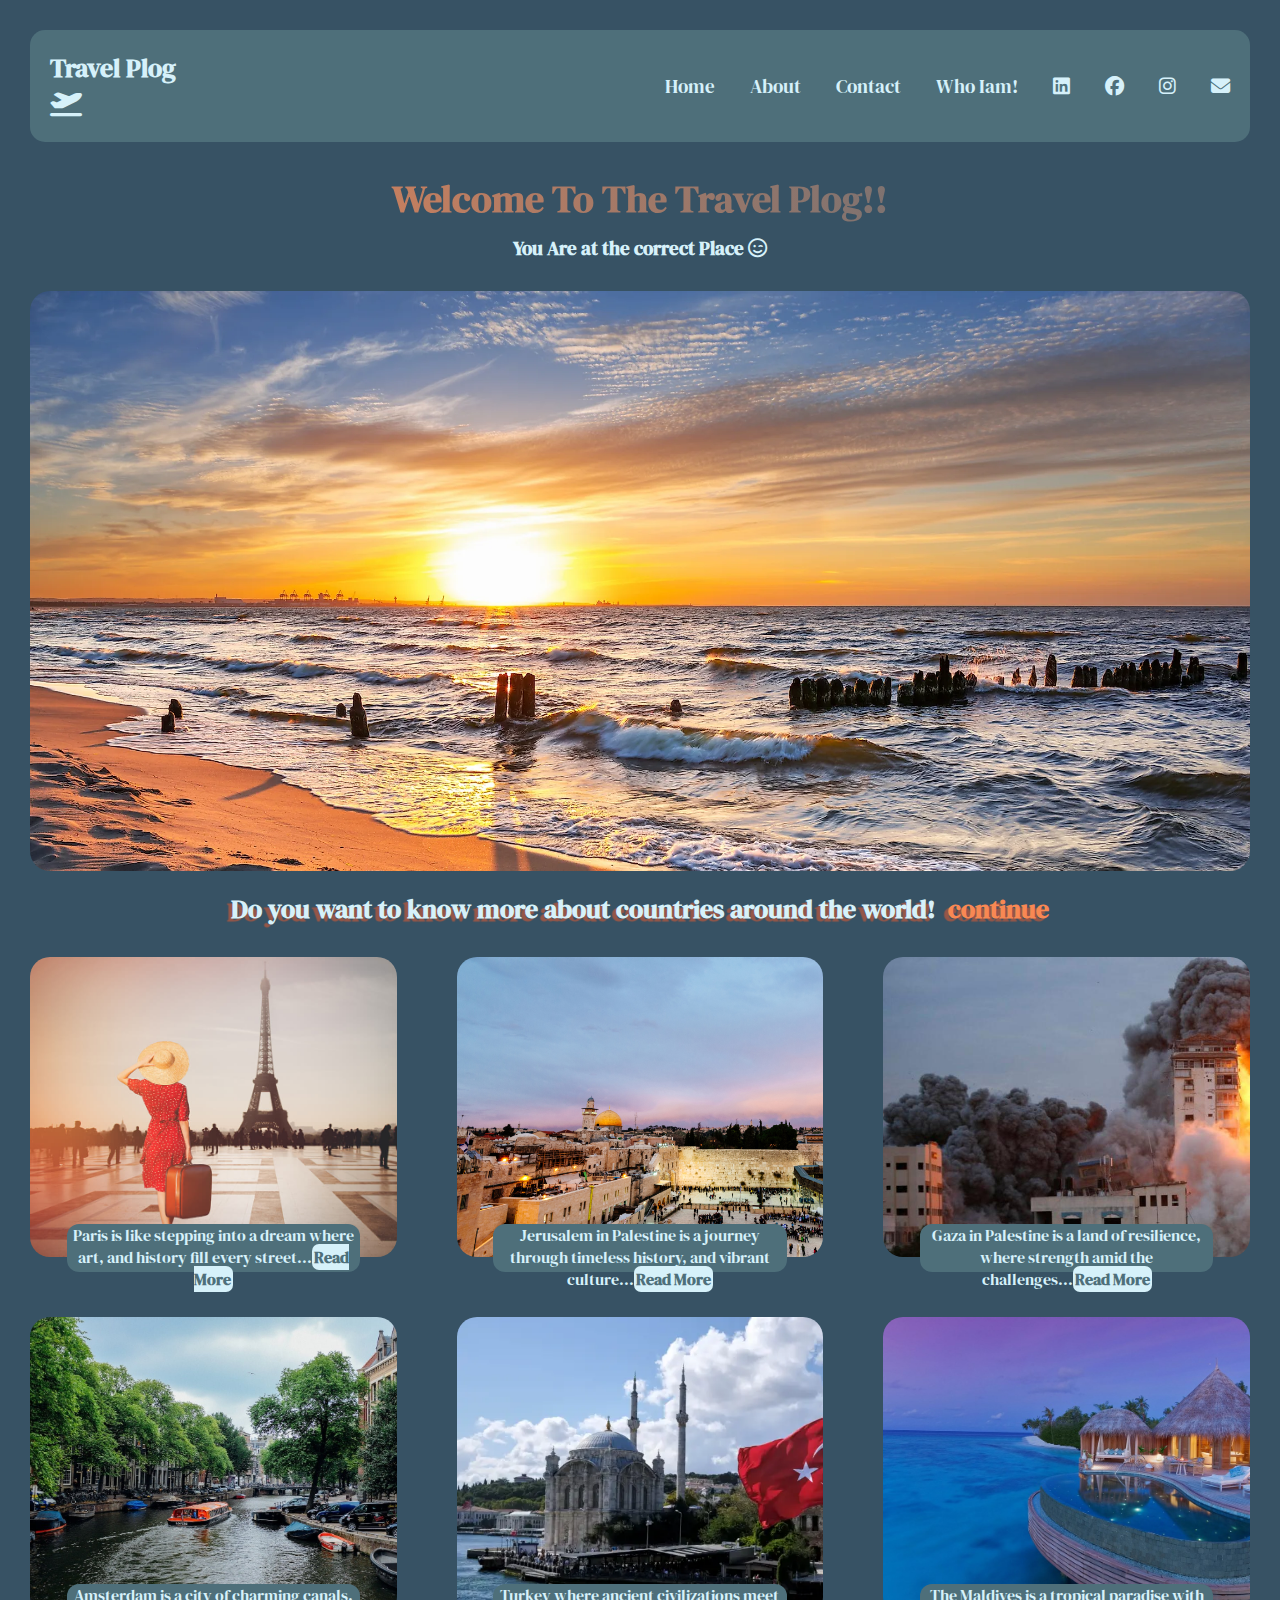
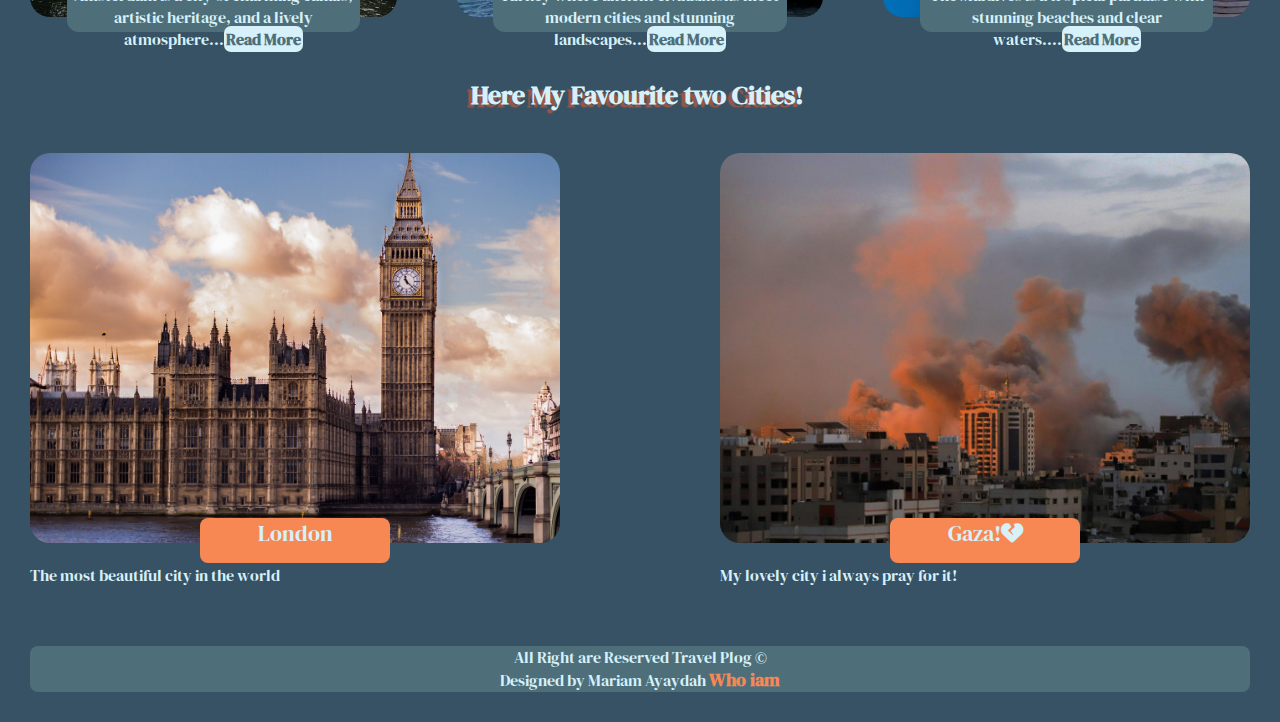
<file: assest/html/index.html>
<!DOCTYPE html>
<html lang="en">
  <head>
    <meta charset="UTF-8" />
    <meta name="viewport" content="width=device-width, initial-scale=1.0" />
    <title>Travel Plog</title>
    <link rel="shortcut icon" href="../imgs/Favicon.png" type="image/x-icon" />
    <link rel="preconnect" href="https://fonts.googleapis.com" />
    <link rel="preconnect" href="https://fonts.gstatic.com" crossorigin />
    <link
      href="https://fonts.googleapis.com/css2?family=DM+Serif+Display:ital@0;1&family=Judson:ital,wght@0,400;0,700;1,400&family=Love+Ya+Like+A+Sister&family=Noto+Serif+Display:ital,wght@0,100..900;1,100..900&family=PT+Serif:ital,wght@0,400;0,700;1,400;1,700&family=Palanquin+Dark:wght@400;500;600;700&family=Playfair+Display:ital,wght@0,400..900;1,400..900&family=Staatliches&display=swap"
      rel="stylesheet"
    />
    <link rel="stylesheet" href="../css/style.css" />
    <link
      rel="stylesheet"
      href="https://cdnjs.cloudflare.com/ajax/libs/font-awesome/6.6.0/css/all.min.css"
    />
  </head>

  <body>
    <header>
      <nav>
        <h1 id="hm">
          Travel Plog &nbsp; <i class="fa-solid fa-plane-departure"></i>
        </h1>
        <ul class="main-nav">
          <li><a href="./index.html">Home</a></li>
          <li><a href="./About.html">About</a></li>
          <li><a href="./contact.html">Contact</a></li>
          <li><a href="./me.html">Who Iam!</a></li>
          <li>
            <a
              href="https://www.linkedin.com/in/mariam-ayaydah/"
              target="_blank"
              ><i class="fa-brands fa-linkedin"></i
            ></a>
          </li>
          <li>
            <a href="https://www.facebook.com/mariam.ayaydah.3/" target="_blank"
              ><i class="fa-brands fa-facebook"></i
            ></a>
          </li>
          <li>
            <a href="https://www.instagram.com/mariam_ayaydah/" target="_blank"
              ><i class="fa-brands fa-instagram"></i
            ></a>
          </li>
          <li>
            <a href="mailto:ayaydahmariam@gmail.com"
              ><i class="fa-solid fa-envelope"></i
            ></a>
          </li>
        </ul>
      </nav>
    </header>
    <main>
      <h2>Welcome To The Travel Plog!!</h2>
      <h3>
        You Are at the correct Place
        <i class="fa-regular fa-face-smile-wink"></i>
      </h3>
      <div class="img"></div>

      <!-- posts -->
      <div class="posts-header">
        <h3>
          Do you want to know more about countries around the world!&nbsp;
          <span>continue</span>
        </h3>
      </div>

      <section class="posts">
        <div class="post1 post">
          <p>
            Paris is like stepping into a dream where art, and history fill
            every street...<a href="./post1.html">Read More</a>
          </p>
        </div>
        <div class="post2 post">
          <p>
            Jerusalem in Palestine is a journey through timeless history, and
            vibrant culture...<a href="./post2.html">Read More</a>
          </p>
        </div>
        <div class="post3 post">
          <p>
            Gaza in Palestine is a land of resilience, where strength amid the
            challenges...<a href="./post3.html">Read More</a>
          </p>
        </div>
        <div class="post4 post">
          <p>
            Amsterdam is a city of charming canals, artistic heritage, and a
            lively atmosphere...<a href="./post4.html">Read More</a>
          </p>
        </div>
        <div class="post5 post">
          <p>
            Turkey where ancient civilizations meet modern cities and stunning
            landscapes...<a href="./post5.html">Read More</a>
          </p>
        </div>
        <div class="post6 post">
          <p>
            The Maldives is a tropical paradise with stunning beaches and clear
            waters....<a href="./post6.html">Read More</a>
          </p>
        </div>
      </section>

      <div class="posts-header">
        <h4>Here My Favourite two Cities!&nbsp;</h4>
      </div>
      <!-- my favorite countries -->
      <section class="fav-posts">
        <figure>
          <div class="fav-p1 post-v">
            <p>London</p>
          </div>
          <figcaption>The most beautiful city in the world</figcaption>
        </figure>
        <figure>
          <div class="fav-p2 post-v">
            <p>Gaza!<i class="fa-solid fa-heart-crack"></i></p>
          </div>
          <figcaption>My lovely city i always pray for it!</figcaption>
        </figure>
      </section>
    </main>
    <footer>
      <div class="foot">
        <p>All Right are Reserved Travel Plog &copy;</p>
        <p>Designed by Mariam Ayaydah <a href="./me.html">Who iam</a></p>
      </div>
    </footer>
  </body>
</html>
</file>
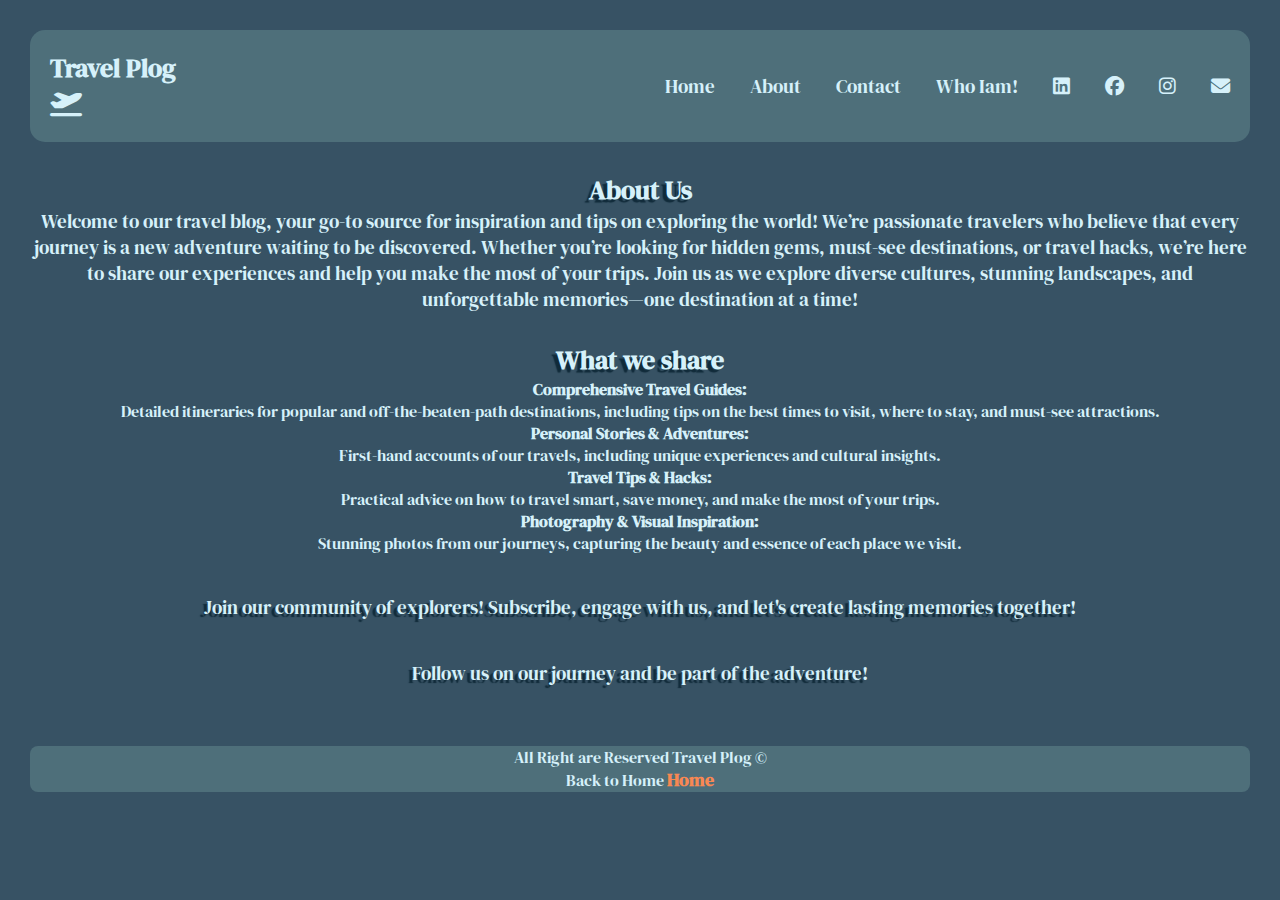
<file: assest/html/About.html>
<!DOCTYPE html>
<html lang="en">
  <head>
    <meta charset="UTF-8" />
    <meta name="viewport" content="width=device-width, initial-scale=1.0" />
    <link rel="shortcut icon" href="../imgs/Favicon.png" type="image/x-icon" />
    <link rel="preconnect" href="https://fonts.googleapis.com" />
    <link rel="preconnect" href="https://fonts.gstatic.com" crossorigin />
    <link
      href="https://fonts.googleapis.com/css2?family=DM+Serif+Display:ital@0;1&family=Judson:ital,wght@0,400;0,700;1,400&family=Love+Ya+Like+A+Sister&family=Noto+Serif+Display:ital,wght@0,100..900;1,100..900&family=PT+Serif:ital,wght@0,400;0,700;1,400;1,700&family=Palanquin+Dark:wght@400;500;600;700&family=Playfair+Display:ital,wght@0,400..900;1,400..900&family=Staatliches&display=swap"
      rel="stylesheet"
    />
    <link rel="stylesheet" href="../css/about.css" />
    <link
      rel="stylesheet"
      href="https://cdnjs.cloudflare.com/ajax/libs/font-awesome/6.6.0/css/all.min.css"
    />
    <title>About</title>
  </head>
  <body>
    <header>
      <nav>
        <h1>Travel Plog &nbsp; <i class="fa-solid fa-plane-departure"></i></h1>
        <ul class="main-nav">
          <li><a href="./index.html">Home</a></li>
          <li><a href="./About.html">About</a></li>
          <li><a href="./contact.html">Contact</a></li>
          <li><a href="./me.html">Who Iam!</a></li>
          <li>
            <a
              href="https://www.linkedin.com/in/mariam-ayaydah/"
              target="_blank"
              ><i class="fa-brands fa-linkedin"></i
            ></a>
          </li>
          <li>
            <a href="https://www.facebook.com/mariam.ayaydah.3/" target="_blank"
              ><i class="fa-brands fa-facebook"></i
            ></a>
          </li>
          <li>
            <a href="https://www.instagram.com/mariam_ayaydah/" target="_blank"
              ><i class="fa-brands fa-instagram"></i
            ></a>
          </li>
          <li>
            <a href="mailto:ayaydahmariam@gmail.com"
              ><i class="fa-solid fa-envelope"></i
            ></a>
          </li>
        </ul>
      </nav>
    </header>
    <main>
      <h2>About Us</h2>
      <p>
        Welcome to our travel blog, your go-to source for inspiration and tips
        on exploring the world! We’re passionate travelers who believe that
        every journey is a new adventure waiting to be discovered. Whether
        you’re looking for hidden gems, must-see destinations, or travel hacks,
        we’re here to share our experiences and help you make the most of your
        trips. Join us as we explore diverse cultures, stunning landscapes, and
        unforgettable memories—one destination at a time!
      </p>
      <h2>What we share</h2>
      <ul>
        <li>
          <b>Comprehensive Travel Guides:</b><br />
          Detailed itineraries for popular and off-the-beaten-path destinations,
          including tips on the best times to visit, where to stay, and must-see
          attractions.
        </li>
        <li>
          <b>Personal Stories & Adventures:</b> <br />First-hand accounts of our
          travels, including unique experiences and cultural insights.
        </li>
        <li>
          <b>Travel Tips & Hacks:</b><br />
          Practical advice on how to travel smart, save money, and make the most
          of your trips.
        </li>
        <li>
          <b>Photography & Visual Inspiration:</b><br />
          Stunning photos from our journeys, capturing the beauty and essence of
          each place we visit.
        </li>
      </ul>

      <p class="l">
        Join our community of explorers! Subscribe, engage with us, and let's
        create lasting memories together!
      </p>
      <p class="l">Follow us on our journey and be part of the adventure!</p>
    </main>
    <footer>
      <div class="foot">
        <p>All Right are Reserved Travel Plog &copy;</p>
        <p>Back to Home <a href="./index.html">Home</a></p>
      </div>
    </footer>
  </body>
</html>
</file>
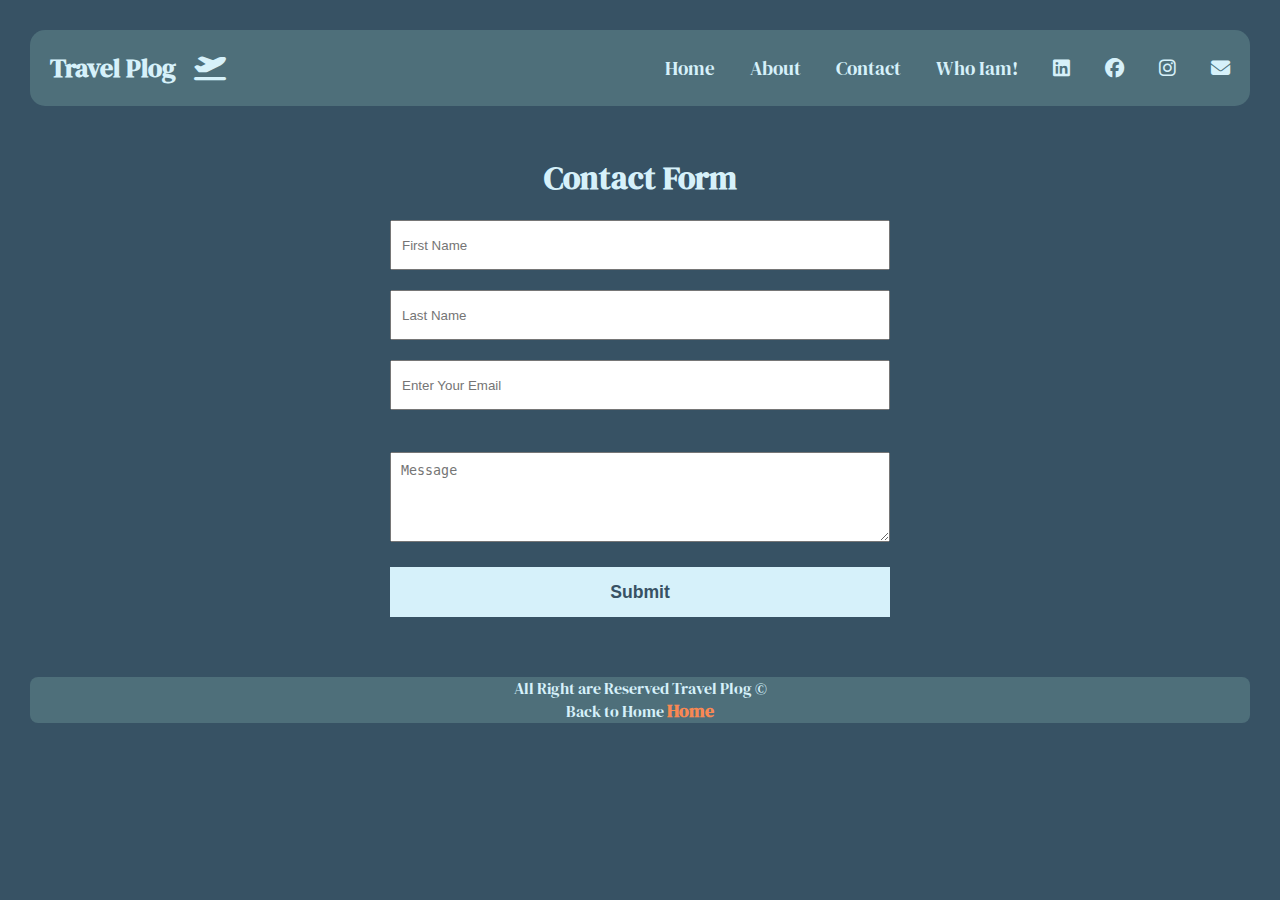
<file: assest/html/contact.html>
<!DOCTYPE html>
<html lang="en">
  <head>
    <meta charset="UTF-8" />
    <meta name="viewport" content="width=device-width, initial-scale=1.0" />
    <link rel="shortcut icon" href="../imgs/Favicon.png" type="image/x-icon" />
    <link rel="preconnect" href="https://fonts.googleapis.com" />
    <link rel="preconnect" href="https://fonts.gstatic.com" crossorigin />
    <link
      href="https://fonts.googleapis.com/css2?family=DM+Serif+Display:ital@0;1&family=Judson:ital,wght@0,400;0,700;1,400&family=Love+Ya+Like+A+Sister&family=Noto+Serif+Display:ital,wght@0,100..900;1,100..900&family=PT+Serif:ital,wght@0,400;0,700;1,400;1,700&family=Palanquin+Dark:wght@400;500;600;700&family=Playfair+Display:ital,wght@0,400..900;1,400..900&family=Staatliches&display=swap"
      rel="stylesheet"
    />
    <link rel="stylesheet" href="../css/contact.css" />
    <link
      rel="stylesheet"
      href="https://cdnjs.cloudflare.com/ajax/libs/font-awesome/6.6.0/css/all.min.css"
    />
    <title>Contact</title>
  </head>
  <body>
    <header>
      <nav>
        <h1 id="hm">
          Travel Plog &nbsp; <i class="fa-solid fa-plane-departure"></i>
        </h1>
        <ul class="main-nav">
          <li><a href="./index.html">Home</a></li>
          <li><a href="./About.html">About</a></li>
          <li><a href="./contact.html">Contact</a></li>
          <li><a href="./me.html">Who Iam!</a></li>
          <li>
            <a
              href="https://www.linkedin.com/in/mariam-ayaydah/"
              target="_blank"
              ><i class="fa-brands fa-linkedin"></i
            ></a>
          </li>
          <li>
            <a href="https://www.facebook.com/mariam.ayaydah.3/" target="_blank"
              ><i class="fa-brands fa-facebook"></i
            ></a>
          </li>
          <li>
            <a href="https://www.instagram.com/mariam_ayaydah/" target="_blank"
              ><i class="fa-brands fa-instagram"></i
            ></a>
          </li>
          <li>
            <a href="mailto:ayaydahmariam@gmail.com"
              ><i class="fa-solid fa-envelope"></i
            ></a>
          </li>
        </ul>
      </nav>
    </header>
    <main>
      <h3 id="con">Contact Form</h3>
      <form action="" method="post" class="col-form">
        <div class="fm">
          <input
            type="text"
            name="firstName"
            id="fn"
            required
            placeholder="First Name"
          />
        </div>
        <div>
          <input
            type="text"
            name="LastName"
            id="ln"
            required
            placeholder="Last Name"
          />
        </div>
        <div>
          <input
            type="email"
            name="email"
            id="email"
            required
            placeholder="Enter Your Email"
          />
        </div>
        <div>
          <br />
          <textarea name="Message" id="ta" placeholder="Message"></textarea>
        </div>
        <div>
          <input type="submit" name="submit" id="submit" />
        </div>
      </form>
    </main>
    <footer>
      <div class="foot">
        <p>All Right are Reserved Travel Plog &copy;</p>
        <p>Back to Home <a href="./index.html">Home</a></p>
      </div>
    </footer>
  </body>
</html>
</file>
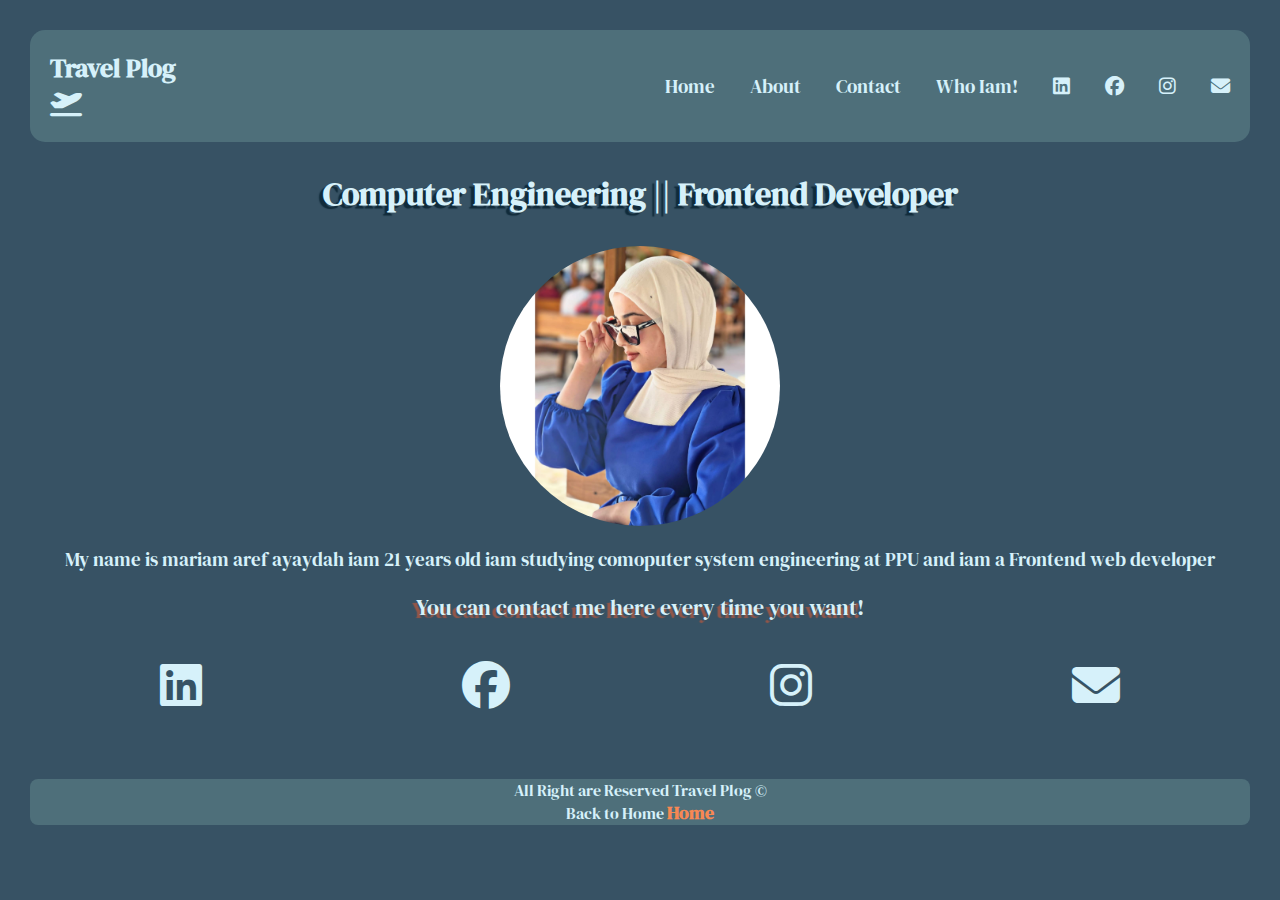
<file: assest/html/me.html>
<!DOCTYPE html>
<html lang="en">
  <head>
    <meta charset="UTF-8" />
    <meta name="viewport" content="width=device-width, initial-scale=1.0" />
    <link rel="shortcut icon" href="../imgs/Favicon.png" type="image/x-icon" />
    <title>Mariam Ayaydah</title>
    <link rel="preconnect" href="https://fonts.googleapis.com" />
    <link rel="preconnect" href="https://fonts.gstatic.com" crossorigin />
    <link
      href="https://fonts.googleapis.com/css2?family=DM+Serif+Display:ital@0;1&family=Judson:ital,wght@0,400;0,700;1,400&family=Love+Ya+Like+A+Sister&family=Noto+Serif+Display:ital,wght@0,100..900;1,100..900&family=PT+Serif:ital,wght@0,400;0,700;1,400;1,700&family=Palanquin+Dark:wght@400;500;600;700&family=Playfair+Display:ital,wght@0,400..900;1,400..900&family=Staatliches&display=swap"
      rel="stylesheet"
    />
    <link
      rel="stylesheet"
      href="https://cdnjs.cloudflare.com/ajax/libs/font-awesome/6.6.0/css/all.min.css"
    />
    <link rel="stylesheet" href="../css/me.css" />
  </head>
  <body>
    <header>
      <nav>
        <h1>Travel Plog &nbsp; <i class="fa-solid fa-plane-departure"></i></h1>
        <ul class="main-nav">
          <li><a href="./index.html">Home</a></li>
          <li><a href="./About.html">About</a></li>
          <li><a href="./contact.html">Contact</a></li>
          <li><a href="./me.html">Who Iam!</a></li>
          <li>
            <a
              href="https://www.linkedin.com/in/mariam-ayaydah/"
              target="_blank"
              ><i class="fa-brands fa-linkedin"></i
            ></a>
          </li>
          <li>
            <a href="https://www.facebook.com/mariam.ayaydah.3/" target="_blank"
              ><i class="fa-brands fa-facebook"></i
            ></a>
          </li>
          <li>
            <a href="https://www.instagram.com/mariam_ayaydah/" target="_blank"
              ><i class="fa-brands fa-instagram"></i
            ></a>
          </li>
          <li>
            <a href="mailto:ayaydahmariam@gmail.com"
              ><i class="fa-solid fa-envelope"></i
            ></a>
          </li>
        </ul>
      </nav>
    </header>
    <main>
      <h1 id="main-head">Computer Engineering || Frontend Developer</h1>

      <div class="picture">
        <img src="../imgs/me.jpg" alt="mariam ayaydah" class="me" />
      </div>

      <div class="main-txt">
        <p>
          My name is mariam aref ayaydah iam 21 years old iam studying comoputer
          system engineering at PPU and iam a Frontend web developer
        </p>
        <p id="specific">You can contact me here every time you want!</p>
        <ul class="nn">
          <li>
            <a
              href="https://www.linkedin.com/in/mariam-ayaydah/"
              target="_blank"
              ><i class="fa-brands fa-linkedin"></i
            ></a>
          </li>
          <li>
            <a href="https://www.facebook.com/mariam.ayaydah.3/" target="_blank"
              ><i class="fa-brands fa-facebook"></i
            ></a>
          </li>
          <li>
            <a href="https://www.instagram.com/mariam_ayaydah/" target="_blank"
              ><i class="fa-brands fa-instagram"></i
            ></a>
          </li>
          <li>
            <a href="mailto:ayaydahmariam@gmail.com"
              ><i class="fa-solid fa-envelope"></i
            ></a>
          </li>
        </ul>
      </div>
    </main>
    <footer>
      <div class="foot">
        <p>All Right are Reserved Travel Plog &copy;</p>
        <p>Back to Home <a href="./index.html">Home</a></p>
      </div>
    </footer>
  </body>
</html>
</file>
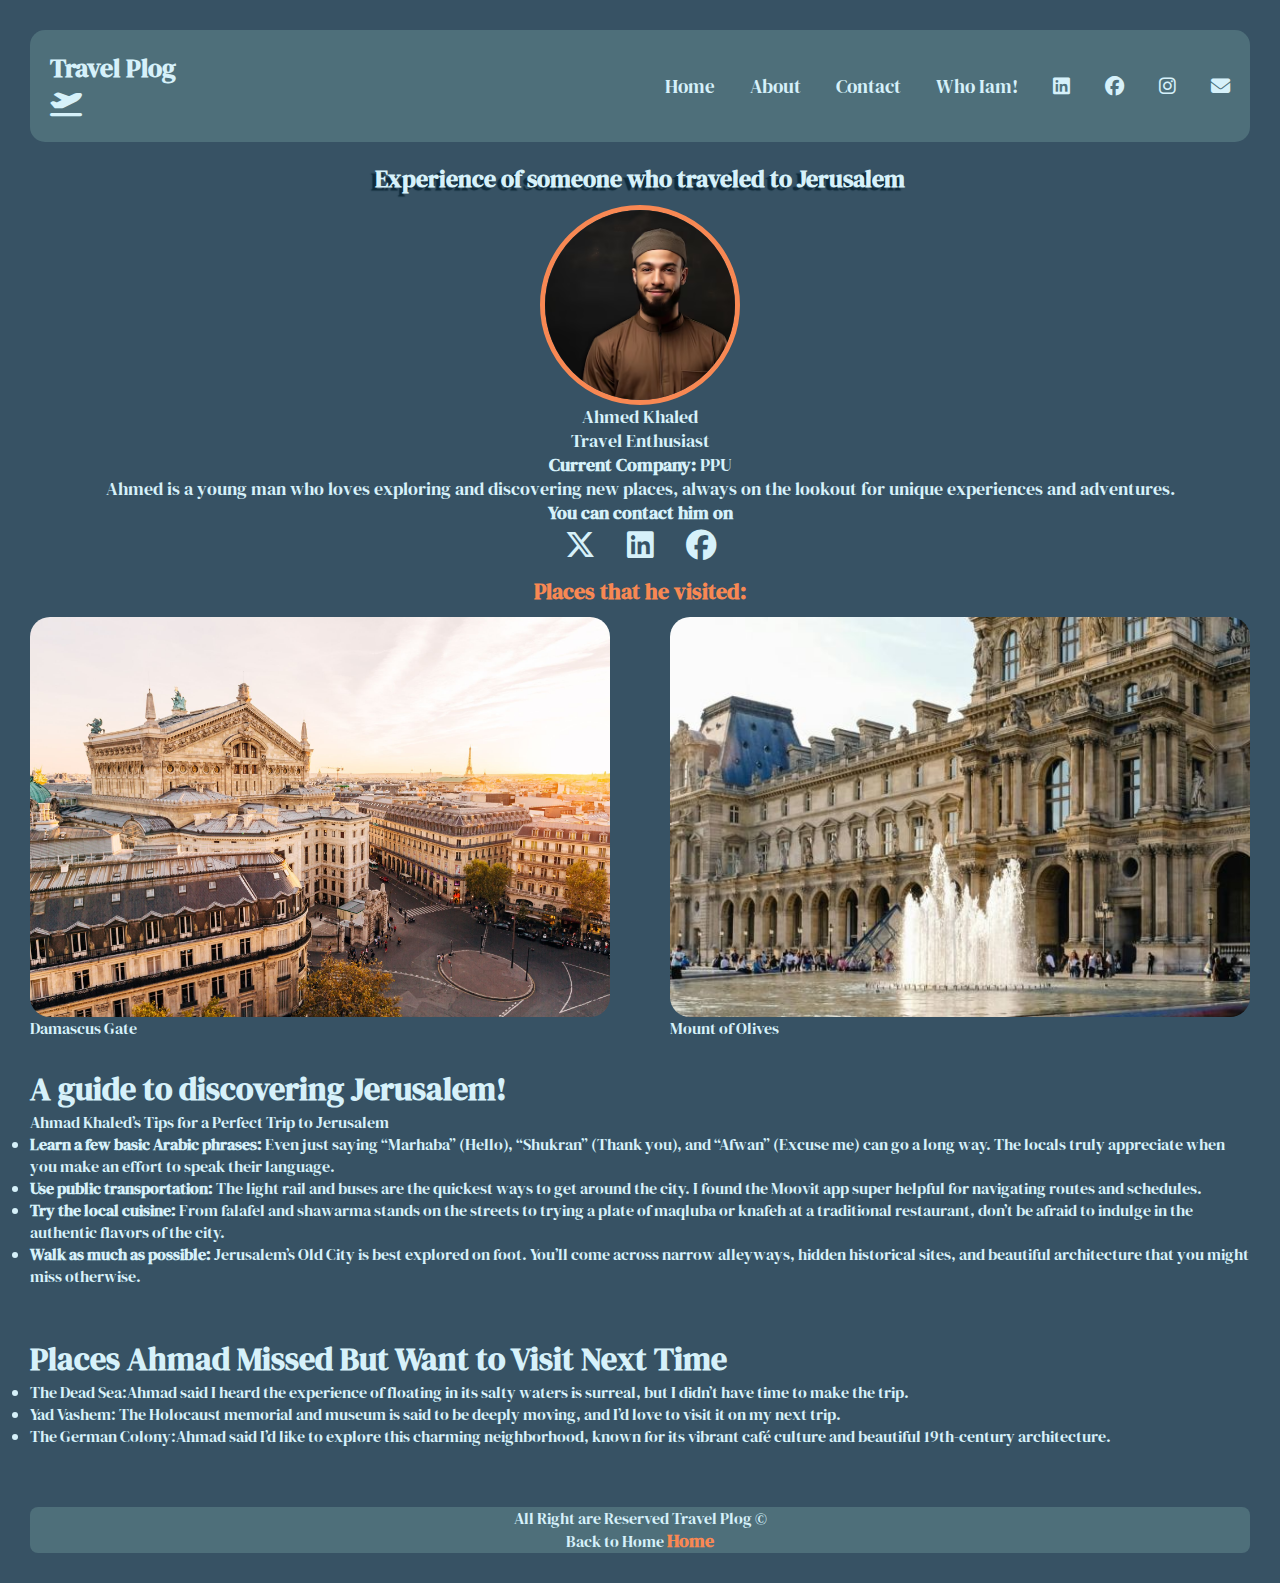
<file: assest/html/post2.html>
<!DOCTYPE html>
<html lang="en">
  <head>
    <meta charset="UTF-8" />
    <meta name="viewport" content="width=device-width, initial-scale=1.0" />
    <title>Post2</title>
    <link rel="shortcut icon" href="../imgs/Favicon.png" type="image/x-icon" />
    <link rel="preconnect" href="https://fonts.googleapis.com" />
    <link rel="preconnect" href="https://fonts.gstatic.com" crossorigin />
    <link
      href="https://fonts.googleapis.com/css2?family=DM+Serif+Display:ital@0;1&family=Judson:ital,wght@0,400;0,700;1,400&family=Love+Ya+Like+A+Sister&family=Noto+Serif+Display:ital,wght@0,100..900;1,100..900&family=PT+Serif:ital,wght@0,400;0,700;1,400;1,700&family=Palanquin+Dark:wght@400;500;600;700&family=Playfair+Display:ital,wght@0,400..900;1,400..900&family=Staatliches&display=swap"
      rel="stylesheet"
    />
    <link rel="stylesheet" href="../css/post2.css" />
    <link
      rel="stylesheet"
      href="https://cdnjs.cloudflare.com/ajax/libs/font-awesome/6.6.0/css/all.min.css"
    />
  </head>
  <body>
    <header>
      <nav>
        <h1 id="hm">
          Travel Plog &nbsp; <i class="fa-solid fa-plane-departure"></i>
        </h1>
        <ul class="main-nav">
          <li><a href="./index.html">Home</a></li>
          <li><a href="./About.html">About</a></li>
          <li><a href="./contact.html">Contact</a></li>
          <li><a href="./me.html">Who Iam!</a></li>
          <li>
            <a
              href="https://www.linkedin.com/in/mariam-ayaydah/"
              target="_blank"
              ><i class="fa-brands fa-linkedin"></i
            ></a>
          </li>
          <li>
            <a href="https://www.facebook.com/mariam.ayaydah.3/" target="_blank"
              ><i class="fa-brands fa-facebook"></i
            ></a>
          </li>
          <li>
            <a href="https://www.instagram.com/mariam_ayaydah/" target="_blank"
              ><i class="fa-brands fa-instagram"></i
            ></a>
          </li>
          <li>
            <a href="mailto:ayaydahmariam@gmail.com"
              ><i class="fa-solid fa-envelope"></i
            ></a>
          </li>
        </ul>
      </nav>
    </header>
    <main>
      <h2 class="main-h2">Experience of someone who traveled to Jerusalem</h2>
      <img src="../imgs/Person2.avif" alt="person" />
      <ul class="person-info">
        <li>Ahmed Khaled</li>
        <li>Travel Enthusiast</li>
        <li><b>Current Company:</b> PPU</li>
        <li>
          Ahmed is a young man who loves exploring and discovering new places,
          always on the lookout for unique experiences and adventures.
        </li>
        <li><b> You can contact him on</b></li>
        <li id="spec">
          <a href="https://www.twitter.com/">
            <i class="fa-brands fa-x-twitter"></i
          ></a>
          <a href="https://www.linkedin.com/">
            <i class="fa-brands fa-linkedin"></i
          ></a>
          <a href="https://www.facebook.com/"
            ><i class="fa-brands fa-facebook"></i
          ></a>
        </li>
      </ul>
      <h3 class="main-text-header">Places that he visited:</h3>
      <div class="main-text">
        <figure>
          <div class="left"></div>
          <figcaption>Damascus Gate</figcaption>
        </figure>
        <figure>
          <div class="right"></div>
          <figcaption>Mount of Olives</figcaption>
        </figure>
      </div>
      <div class="secondary-text">
        <h4>A guide to discovering Jerusalem!</h4>
        <p>Ahmad Khaled’s Tips for a Perfect Trip to Jerusalem</p>
        <ul>
          <li>
            <b> Learn a few basic Arabic phrases: </b> Even just saying
            “Marhaba” (Hello), “Shukran” (Thank you), and “Afwan” (Excuse me)
            can go a long way. The locals truly appreciate when you make an
            effort to speak their language.
          </li>
          <li>
            <b>Use public transportation:</b> The light rail and buses are the
            quickest ways to get around the city. I found the Moovit app super
            helpful for navigating routes and schedules.
          </li>
          <li>
            <b>Try the local cuisine:</b> From falafel and shawarma stands on
            the streets to trying a plate of maqluba or knafeh at a traditional
            restaurant, don’t be afraid to indulge in the authentic flavors of
            the city.
          </li>
          <li>
            <b>Walk as much as possible:</b> Jerusalem’s Old City is best
            explored on foot. You’ll come across narrow alleyways, hidden
            historical sites, and beautiful architecture that you might miss
            otherwise.
          </li>
        </ul>
        <h4>Places Ahmad Missed But Want to Visit Next Time</h4>
        <ul>
          <li>
            The Dead Sea:Ahmad said I heard the experience of floating in its
            salty waters is surreal, but I didn’t have time to make the trip.
          </li>
          <li>
            Yad Vashem: The Holocaust memorial and museum is said to be deeply
            moving, and I’d love to visit it on my next trip.
          </li>
          <li>
            The German Colony:Ahmad said I’d like to explore this charming
            neighborhood, known for its vibrant café culture and beautiful
            19th-century architecture.
          </li>
        </ul>
      </div>
    </main>
    <footer>
      <div class="foot">
        <p>All Right are Reserved Travel Plog &copy;</p>
        <p>Back to Home <a href="./index.html">Home</a></p>
      </div>
    </footer>
  </body>
</html>
</file>
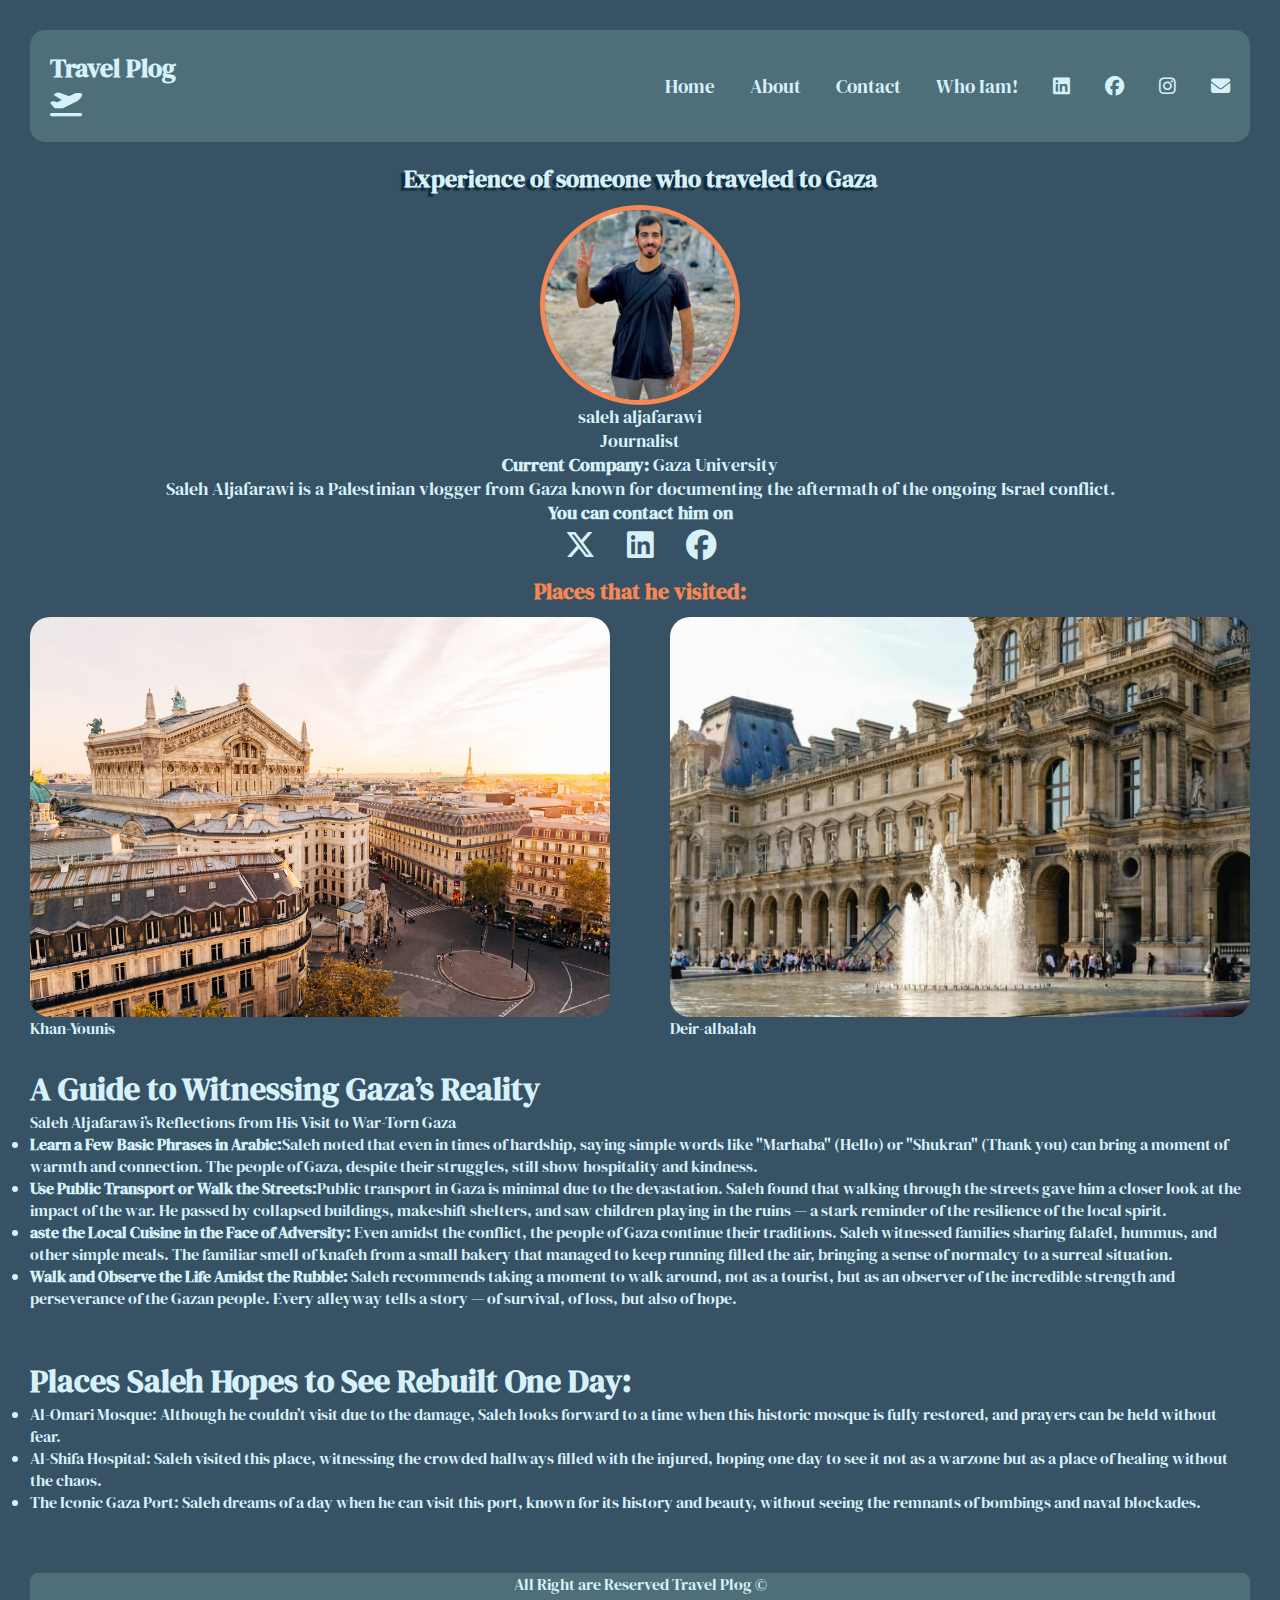
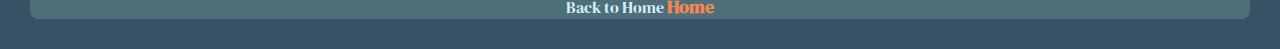
<file: assest/html/post3.html>
<!DOCTYPE html>
<html lang="en">
  <head>
    <meta charset="UTF-8" />
    <meta name="viewport" content="width=device-width, initial-scale=1.0" />
    <title>Post3</title>
    <link rel="shortcut icon" href="../imgs/Favicon.png" type="image/x-icon" />
    <link rel="preconnect" href="https://fonts.googleapis.com" />
    <link rel="preconnect" href="https://fonts.gstatic.com" crossorigin />
    <link
      href="https://fonts.googleapis.com/css2?family=DM+Serif+Display:ital@0;1&family=Judson:ital,wght@0,400;0,700;1,400&family=Love+Ya+Like+A+Sister&family=Noto+Serif+Display:ital,wght@0,100..900;1,100..900&family=PT+Serif:ital,wght@0,400;0,700;1,400;1,700&family=Palanquin+Dark:wght@400;500;600;700&family=Playfair+Display:ital,wght@0,400..900;1,400..900&family=Staatliches&display=swap"
      rel="stylesheet"
    />
    <link rel="stylesheet" href="../css/post3.css" />
    <link
      rel="stylesheet"
      href="https://cdnjs.cloudflare.com/ajax/libs/font-awesome/6.6.0/css/all.min.css"
    />
  </head>
  <body>
    <header>
      <nav>
        <h1 id="hm">
          Travel Plog &nbsp; <i class="fa-solid fa-plane-departure"></i>
        </h1>
        <ul class="main-nav">
          <li><a href="./index.html">Home</a></li>
          <li><a href="./About.html">About</a></li>
          <li><a href="./contact.html">Contact</a></li>
          <li><a href="./me.html">Who Iam!</a></li>
          <li>
            <a
              href="https://www.linkedin.com/in/mariam-ayaydah/"
              target="_blank"
              ><i class="fa-brands fa-linkedin"></i
            ></a>
          </li>
          <li>
            <a href="https://www.facebook.com/mariam.ayaydah.3/" target="_blank"
              ><i class="fa-brands fa-facebook"></i
            ></a>
          </li>
          <li>
            <a href="https://www.instagram.com/mariam_ayaydah/" target="_blank"
              ><i class="fa-brands fa-instagram"></i
            ></a>
          </li>
          <li>
            <a href="mailto:ayaydahmariam@gmail.com"
              ><i class="fa-solid fa-envelope"></i
            ></a>
          </li>
        </ul>
      </nav>
    </header>
    <main>
      <h2 class="main-h2">Experience of someone who traveled to Gaza</h2>
      <img src="../imgs/saleh.jpg" alt="person" />
      <ul class="person-info">
        <li>saleh aljafarawi</li>
        <li>Journalist</li>
        <li><b>Current Company:</b> Gaza University</li>
        <li>
          Saleh Aljafarawi is a Palestinian vlogger from Gaza known for
          documenting the aftermath of the ongoing Israel conflict.
        </li>
        <li><b> You can contact him on</b></li>
        <li id="spec">
          <a href="https://www.twitter.com/">
            <i class="fa-brands fa-x-twitter"></i
          ></a>
          <a href="https://www.linkedin.com/">
            <i class="fa-brands fa-linkedin"></i
          ></a>
          <a href="https://www.facebook.com/"
            ><i class="fa-brands fa-facebook"></i
          ></a>
        </li>
      </ul>
      <h3 class="main-text-header">Places that he visited:</h3>
      <div class="main-text">
        <figure>
          <div class="left"></div>
          <figcaption>Khan-Younis</figcaption>
        </figure>
        <figure>
          <div class="right"></div>
          <figcaption>Deir-albalah</figcaption>
        </figure>
      </div>
      <div class="secondary-text">
        <h4>A Guide to Witnessing Gaza’s Reality</h4>
        <p>Saleh Aljafarawi’s Reflections from His Visit to War-Torn Gaza</p>
        <ul>
          <li>
            <b>Learn a Few Basic Phrases in Arabic:</b>Saleh noted that even in
            times of hardship, saying simple words like "Marhaba" (Hello) or
            "Shukran" (Thank you) can bring a moment of warmth and connection.
            The people of Gaza, despite their struggles, still show hospitality
            and kindness.
          </li>
          <li>
            <b>Use Public Transport or Walk the Streets:</b>Public transport in
            Gaza is minimal due to the devastation. Saleh found that walking
            through the streets gave him a closer look at the impact of the war.
            He passed by collapsed buildings, makeshift shelters, and saw
            children playing in the ruins — a stark reminder of the resilience
            of the local spirit.
          </li>
          <li>
            <b>aste the Local Cuisine in the Face of Adversity:</b> Even amidst
            the conflict, the people of Gaza continue their traditions. Saleh
            witnessed families sharing falafel, hummus, and other simple meals.
            The familiar smell of knafeh from a small bakery that managed to
            keep running filled the air, bringing a sense of normalcy to a
            surreal situation.
          </li>
          <li>
            <b>Walk and Observe the Life Amidst the Rubble:</b> Saleh recommends
            taking a moment to walk around, not as a tourist, but as an observer
            of the incredible strength and perseverance of the Gazan people.
            Every alleyway tells a story — of survival, of loss, but also of
            hope.
          </li>
        </ul>
        <h4>Places Saleh Hopes to See Rebuilt One Day:</h4>
        <ul>
          <li>
            Al-Omari Mosque: Although he couldn’t visit due to the damage, Saleh
            looks forward to a time when this historic mosque is fully restored,
            and prayers can be held without fear.
          </li>
          <li>
            Al-Shifa Hospital: Saleh visited this place, witnessing the crowded
            hallways filled with the injured, hoping one day to see it not as a
            warzone but as a place of healing without the chaos.
          </li>
          <li>
            The Iconic Gaza Port: Saleh dreams of a day when he can visit this
            port, known for its history and beauty, without seeing the remnants
            of bombings and naval blockades.
          </li>
        </ul>
      </div>
    </main>
    <footer>
      <div class="foot">
        <p>All Right are Reserved Travel Plog &copy;</p>
        <p>Back to Home <a href="./index.html">Home</a></p>
      </div>
    </footer>
  </body>
</html>
</file>
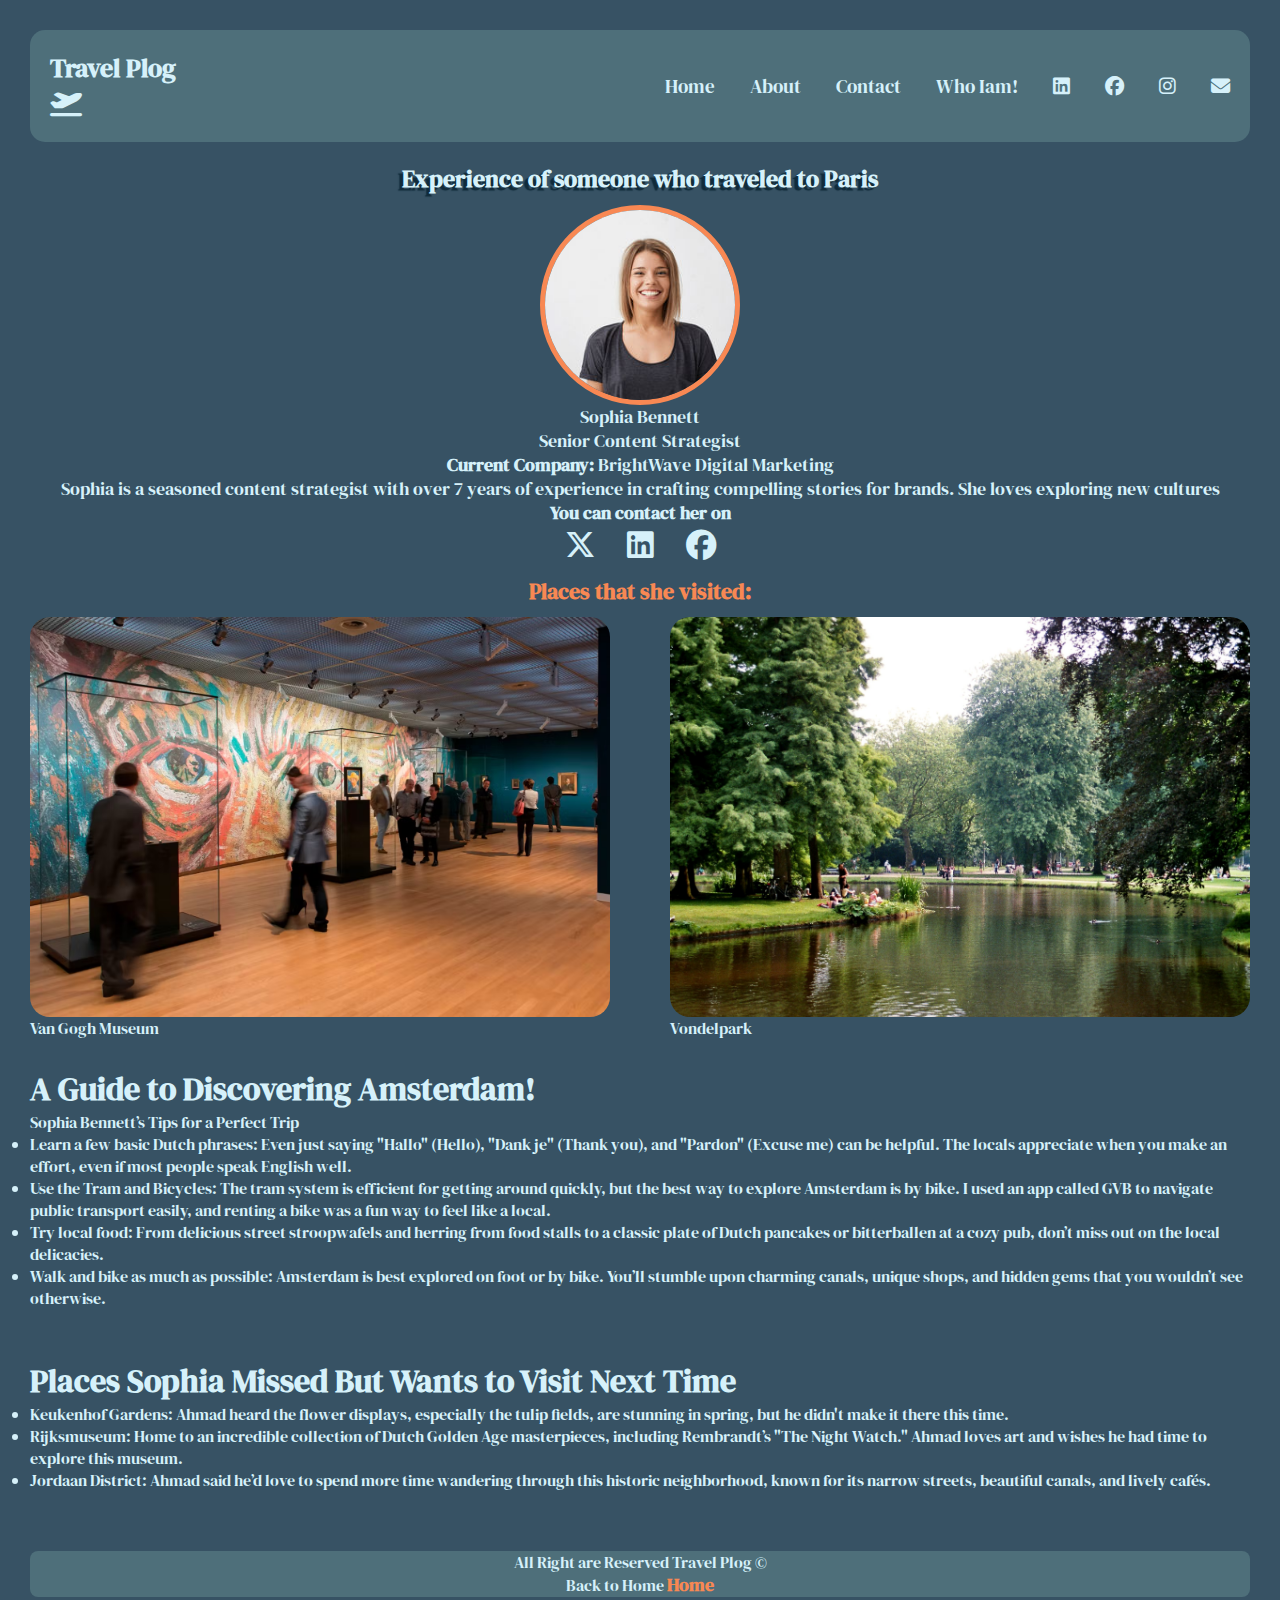
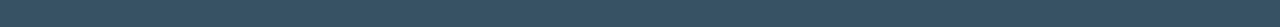
<file: assest/html/post4.html>
<!DOCTYPE html>
<html lang="en">
  <head>
    <meta charset="UTF-8" />
    <meta name="viewport" content="width=device-width, initial-scale=1.0" />
    <title>Post4</title>
    <link rel="shortcut icon" href="../imgs/Favicon.png" type="image/x-icon" />
    <link rel="preconnect" href="https://fonts.googleapis.com" />
    <link rel="preconnect" href="https://fonts.gstatic.com" crossorigin />
    <link
      href="https://fonts.googleapis.com/css2?family=DM+Serif+Display:ital@0;1&family=Judson:ital,wght@0,400;0,700;1,400&family=Love+Ya+Like+A+Sister&family=Noto+Serif+Display:ital,wght@0,100..900;1,100..900&family=PT+Serif:ital,wght@0,400;0,700;1,400;1,700&family=Palanquin+Dark:wght@400;500;600;700&family=Playfair+Display:ital,wght@0,400..900;1,400..900&family=Staatliches&display=swap"
      rel="stylesheet"
    />
    <link rel="stylesheet" href="../css/post4.css" />
    <link
      rel="stylesheet"
      href="https://cdnjs.cloudflare.com/ajax/libs/font-awesome/6.6.0/css/all.min.css"
    />
  </head>
  <body>
    <header>
      <nav>
        <h1 id="hm">
          Travel Plog &nbsp; <i class="fa-solid fa-plane-departure"></i>
        </h1>
        <ul class="main-nav">
          <li><a href="./index.html">Home</a></li>
          <li><a href="./About.html">About</a></li>
          <li><a href="./contact.html">Contact</a></li>
          <li><a href="./me.html">Who Iam!</a></li>
          <li>
            <a
              href="https://www.linkedin.com/in/mariam-ayaydah/"
              target="_blank"
              ><i class="fa-brands fa-linkedin"></i
            ></a>
          </li>
          <li>
            <a href="https://www.facebook.com/mariam.ayaydah.3/" target="_blank"
              ><i class="fa-brands fa-facebook"></i
            ></a>
          </li>
          <li>
            <a href="https://www.instagram.com/mariam_ayaydah/" target="_blank"
              ><i class="fa-brands fa-instagram"></i
            ></a>
          </li>
          <li>
            <a href="mailto:ayaydahmariam@gmail.com"
              ><i class="fa-solid fa-envelope"></i
            ></a>
          </li>
        </ul>
      </nav>
    </header>
    <main>
      <h2 class="main-h2">Experience of someone who traveled to Paris</h2>
      <img src="../imgs/person3.jpg" alt="person" />
      <ul class="person-info">
        <li>Sophia Bennett</li>
        <li>Senior Content Strategist</li>
        <li><b>Current Company:</b> BrightWave Digital Marketing</li>
        <li>
          Sophia is a seasoned content strategist with over 7 years of
          experience in crafting compelling stories for brands. She loves
          exploring new cultures
        </li>
        <li><b> You can contact her on</b></li>
        <li id="spec">
          <a href="https://www.twitter.com/">
            <i class="fa-brands fa-x-twitter"></i
          ></a>
          <a href="https://www.linkedin.com/">
            <i class="fa-brands fa-linkedin"></i
          ></a>
          <a href="https://www.facebook.com/"
            ><i class="fa-brands fa-facebook"></i
          ></a>
        </li>
      </ul>
      <h3 class="main-text-header">Places that she visited:</h3>
      <div class="main-text">
        <figure>
          <div class="left"></div>
          <figcaption>Van Gogh Museum</figcaption>
        </figure>
        <figure>
          <div class="right"></div>
          <figcaption>Vondelpark</figcaption>
        </figure>
      </div>
      <div class="secondary-text">
        <h4>A Guide to Discovering Amsterdam!</h4>
        <p>Sophia Bennett’s Tips for a Perfect Trip</p>
        <ul>
          <li>
            Learn a few basic Dutch phrases: Even just saying "Hallo" (Hello),
            "Dank je" (Thank you), and "Pardon" (Excuse me) can be helpful. The
            locals appreciate when you make an effort, even if most people speak
            English well.
          </li>
          <li>
            Use the Tram and Bicycles: The tram system is efficient for getting
            around quickly, but the best way to explore Amsterdam is by bike. I
            used an app called GVB to navigate public transport easily, and
            renting a bike was a fun way to feel like a local.
          </li>
          <li>
            Try local food: From delicious street stroopwafels and herring from
            food stalls to a classic plate of Dutch pancakes or bitterballen at
            a cozy pub, don’t miss out on the local delicacies.
          </li>
          <li>
            Walk and bike as much as possible: Amsterdam is best explored on
            foot or by bike. You’ll stumble upon charming canals, unique shops,
            and hidden gems that you wouldn’t see otherwise.
          </li>
        </ul>
        <h4>Places Sophia Missed But Wants to Visit Next Time</h4>
        <ul>
          <li>
            Keukenhof Gardens: Ahmad heard the flower displays, especially the
            tulip fields, are stunning in spring, but he didn't make it there
            this time.
          </li>
          <li>
            Rijksmuseum: Home to an incredible collection of Dutch Golden Age
            masterpieces, including Rembrandt’s "The Night Watch." Ahmad loves
            art and wishes he had time to explore this museum.
          </li>
          <li>
            Jordaan District: Ahmad said he’d love to spend more time wandering
            through this historic neighborhood, known for its narrow streets,
            beautiful canals, and lively cafés.
          </li>
        </ul>
      </div>
    </main>
    <footer>
      <div class="foot">
        <p>All Right are Reserved Travel Plog &copy;</p>
        <p>Back to Home <a href="./index.html">Home</a></p>
      </div>
    </footer>
  </body>
</html>
</file>
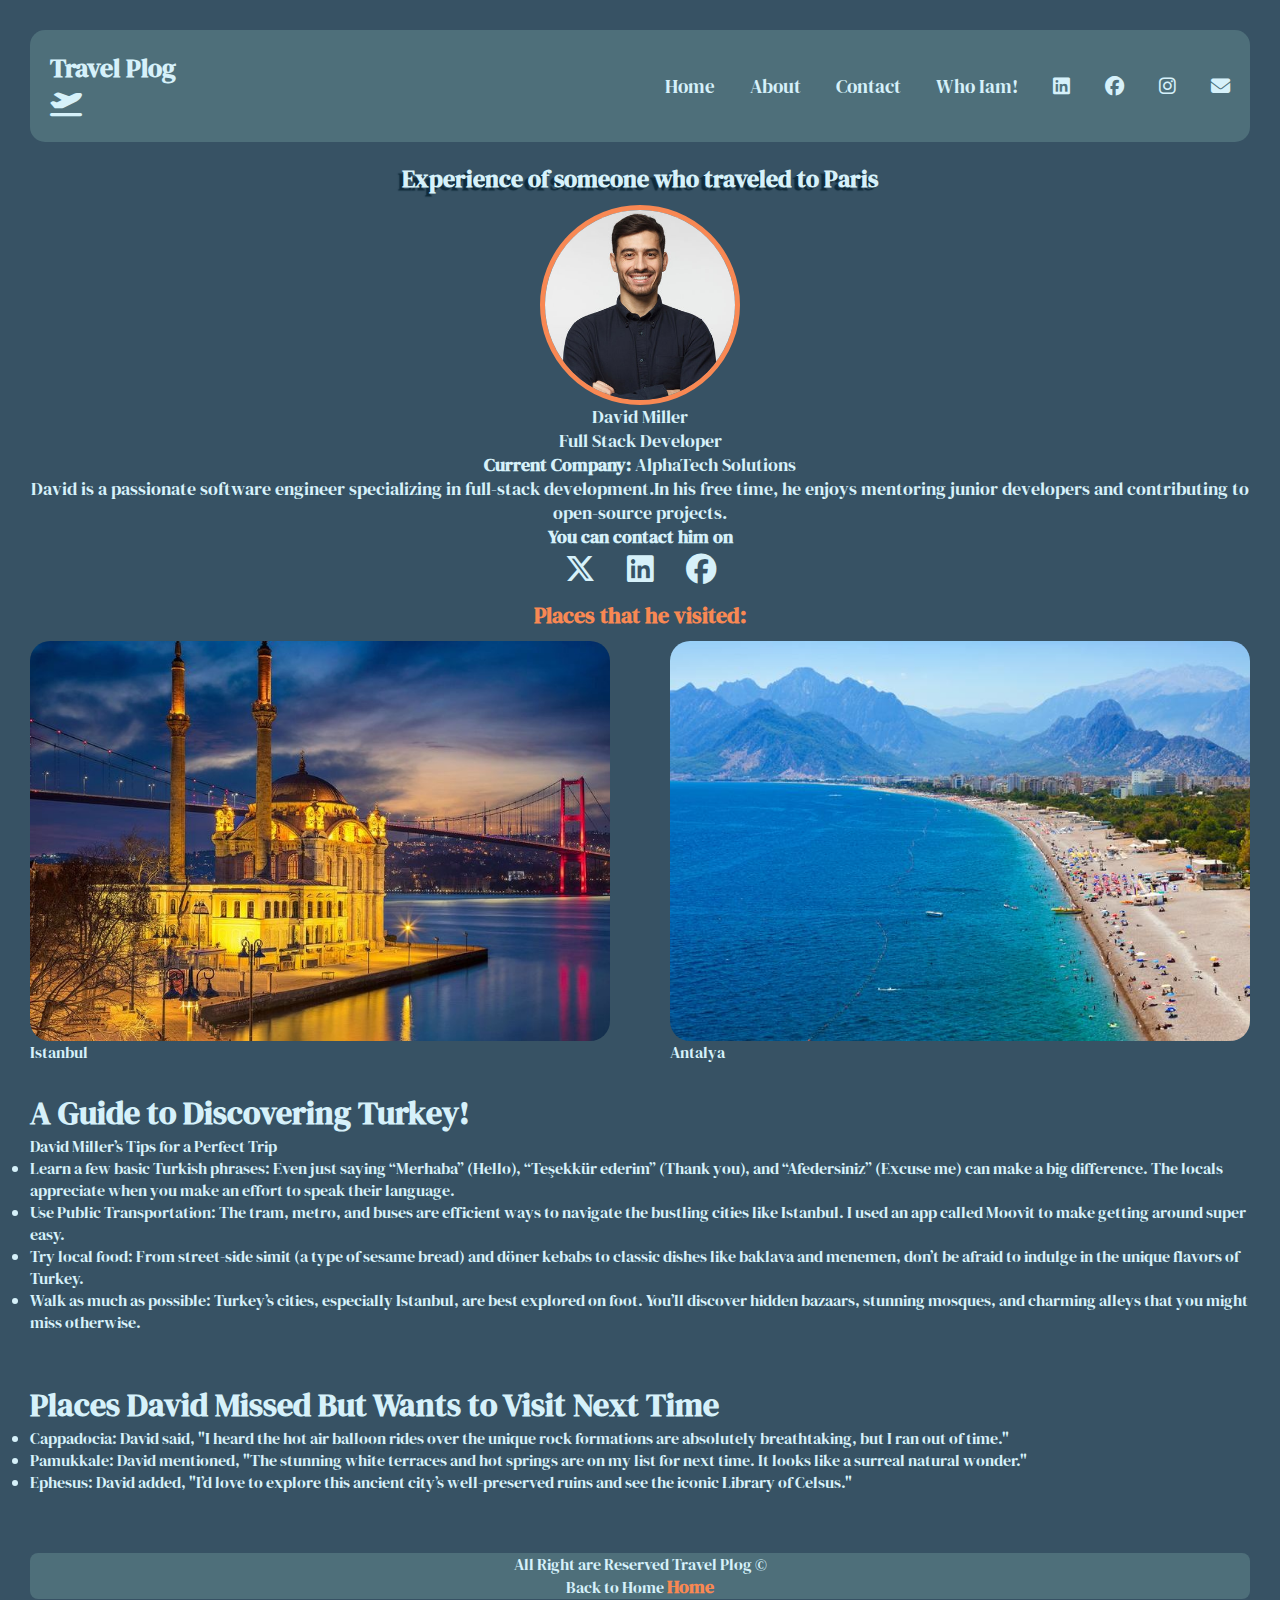
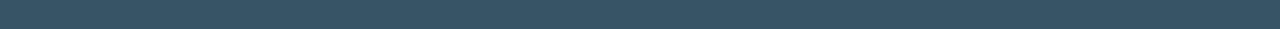
<file: assest/html/post5.html>
<!DOCTYPE html>
<html lang="en">
  <head>
    <meta charset="UTF-8" />
    <meta name="viewport" content="width=device-width, initial-scale=1.0" />
    <title>Post5</title>
    <link rel="shortcut icon" href="../imgs/Favicon.png" type="image/x-icon" />
    <link rel="preconnect" href="https://fonts.googleapis.com" />
    <link rel="preconnect" href="https://fonts.gstatic.com" crossorigin />
    <link
      href="https://fonts.googleapis.com/css2?family=DM+Serif+Display:ital@0;1&family=Judson:ital,wght@0,400;0,700;1,400&family=Love+Ya+Like+A+Sister&family=Noto+Serif+Display:ital,wght@0,100..900;1,100..900&family=PT+Serif:ital,wght@0,400;0,700;1,400;1,700&family=Palanquin+Dark:wght@400;500;600;700&family=Playfair+Display:ital,wght@0,400..900;1,400..900&family=Staatliches&display=swap"
      rel="stylesheet"
    />
    <link rel="stylesheet" href="../css/post5.css" />
    <link
      rel="stylesheet"
      href="https://cdnjs.cloudflare.com/ajax/libs/font-awesome/6.6.0/css/all.min.css"
    />
  </head>
  <body>
    <header>
      <nav>
        <h1 id="hm">
          Travel Plog &nbsp; <i class="fa-solid fa-plane-departure"></i>
        </h1>
        <ul class="main-nav">
          <li><a href="./index.html">Home</a></li>
          <li><a href="./About.html">About</a></li>
          <li><a href="./contact.html">Contact</a></li>
          <li><a href="./me.html">Who Iam!</a></li>
          <li>
            <a
              href="https://www.linkedin.com/in/mariam-ayaydah/"
              target="_blank"
              ><i class="fa-brands fa-linkedin"></i
            ></a>
          </li>
          <li>
            <a href="https://www.facebook.com/mariam.ayaydah.3/" target="_blank"
              ><i class="fa-brands fa-facebook"></i
            ></a>
          </li>
          <li>
            <a href="https://www.instagram.com/mariam_ayaydah/" target="_blank"
              ><i class="fa-brands fa-instagram"></i
            ></a>
          </li>
          <li>
            <a href="mailto:ayaydahmariam@gmail.com"
              ><i class="fa-solid fa-envelope"></i
            ></a>
          </li>
        </ul>
      </nav>
    </header>
    <main>
      <h2 class="main-h2">Experience of someone who traveled to Paris</h2>
      <img src="../imgs/person4.jpg" alt="person" />
      <ul class="person-info">
        <li>David Miller</li>
        <li>Full Stack Developer</li>
        <li><b>Current Company:</b> AlphaTech Solutions</li>
        <li>
          David is a passionate software engineer specializing in full-stack
          development.In his free time, he enjoys mentoring junior developers
          and contributing to open-source projects.
        </li>
        <li><b> You can contact him on</b></li>
        <li id="spec">
          <a href="https://www.twitter.com/">
            <i class="fa-brands fa-x-twitter"></i
          ></a>
          <a href="https://www.linkedin.com/">
            <i class="fa-brands fa-linkedin"></i
          ></a>
          <a href="https://www.facebook.com/"
            ><i class="fa-brands fa-facebook"></i
          ></a>
        </li>
      </ul>
      <h3 class="main-text-header">Places that he visited:</h3>
      <div class="main-text">
        <figure>
          <div class="left"></div>
          <figcaption>Istanbul</figcaption>
        </figure>
        <figure>
          <div class="right"></div>
          <figcaption>Antalya</figcaption>
        </figure>
      </div>
      <div class="secondary-text">
        <h4>A Guide to Discovering Turkey!</h4>
        <p>David Miller’s Tips for a Perfect Trip</p>
        <ul>
          <li>
            Learn a few basic Turkish phrases: Even just saying “Merhaba”
            (Hello), “Teşekkür ederim” (Thank you), and “Afedersiniz” (Excuse
            me) can make a big difference. The locals appreciate when you make
            an effort to speak their language.
          </li>
          <li>
            Use Public Transportation: The tram, metro, and buses are efficient
            ways to navigate the bustling cities like Istanbul. I used an app
            called Moovit to make getting around super easy.
          </li>
          <li>
            Try local food: From street-side simit (a type of sesame bread) and
            döner kebabs to classic dishes like baklava and menemen, don’t be
            afraid to indulge in the unique flavors of Turkey.
          </li>
          <li>
            Walk as much as possible: Turkey’s cities, especially Istanbul, are
            best explored on foot. You’ll discover hidden bazaars, stunning
            mosques, and charming alleys that you might miss otherwise.
          </li>
        </ul>
        <h4>Places David Missed But Wants to Visit Next Time</h4>
        <ul>
          <li>
            Cappadocia: David said, "I heard the hot air balloon rides over the
            unique rock formations are absolutely breathtaking, but I ran out of
            time."
          </li>
          <li>
            Pamukkale: David mentioned, "The stunning white terraces and hot
            springs are on my list for next time. It looks like a surreal
            natural wonder."
          </li>
          <li>
            Ephesus: David added, "I’d love to explore this ancient city’s
            well-preserved ruins and see the iconic Library of Celsus."
          </li>
        </ul>
      </div>
    </main>
    <footer>
      <div class="foot">
        <p>All Right are Reserved Travel Plog &copy;</p>
        <p>Back to Home <a href="./index.html">Home</a></p>
      </div>
    </footer>
  </body>
</html>
</file>
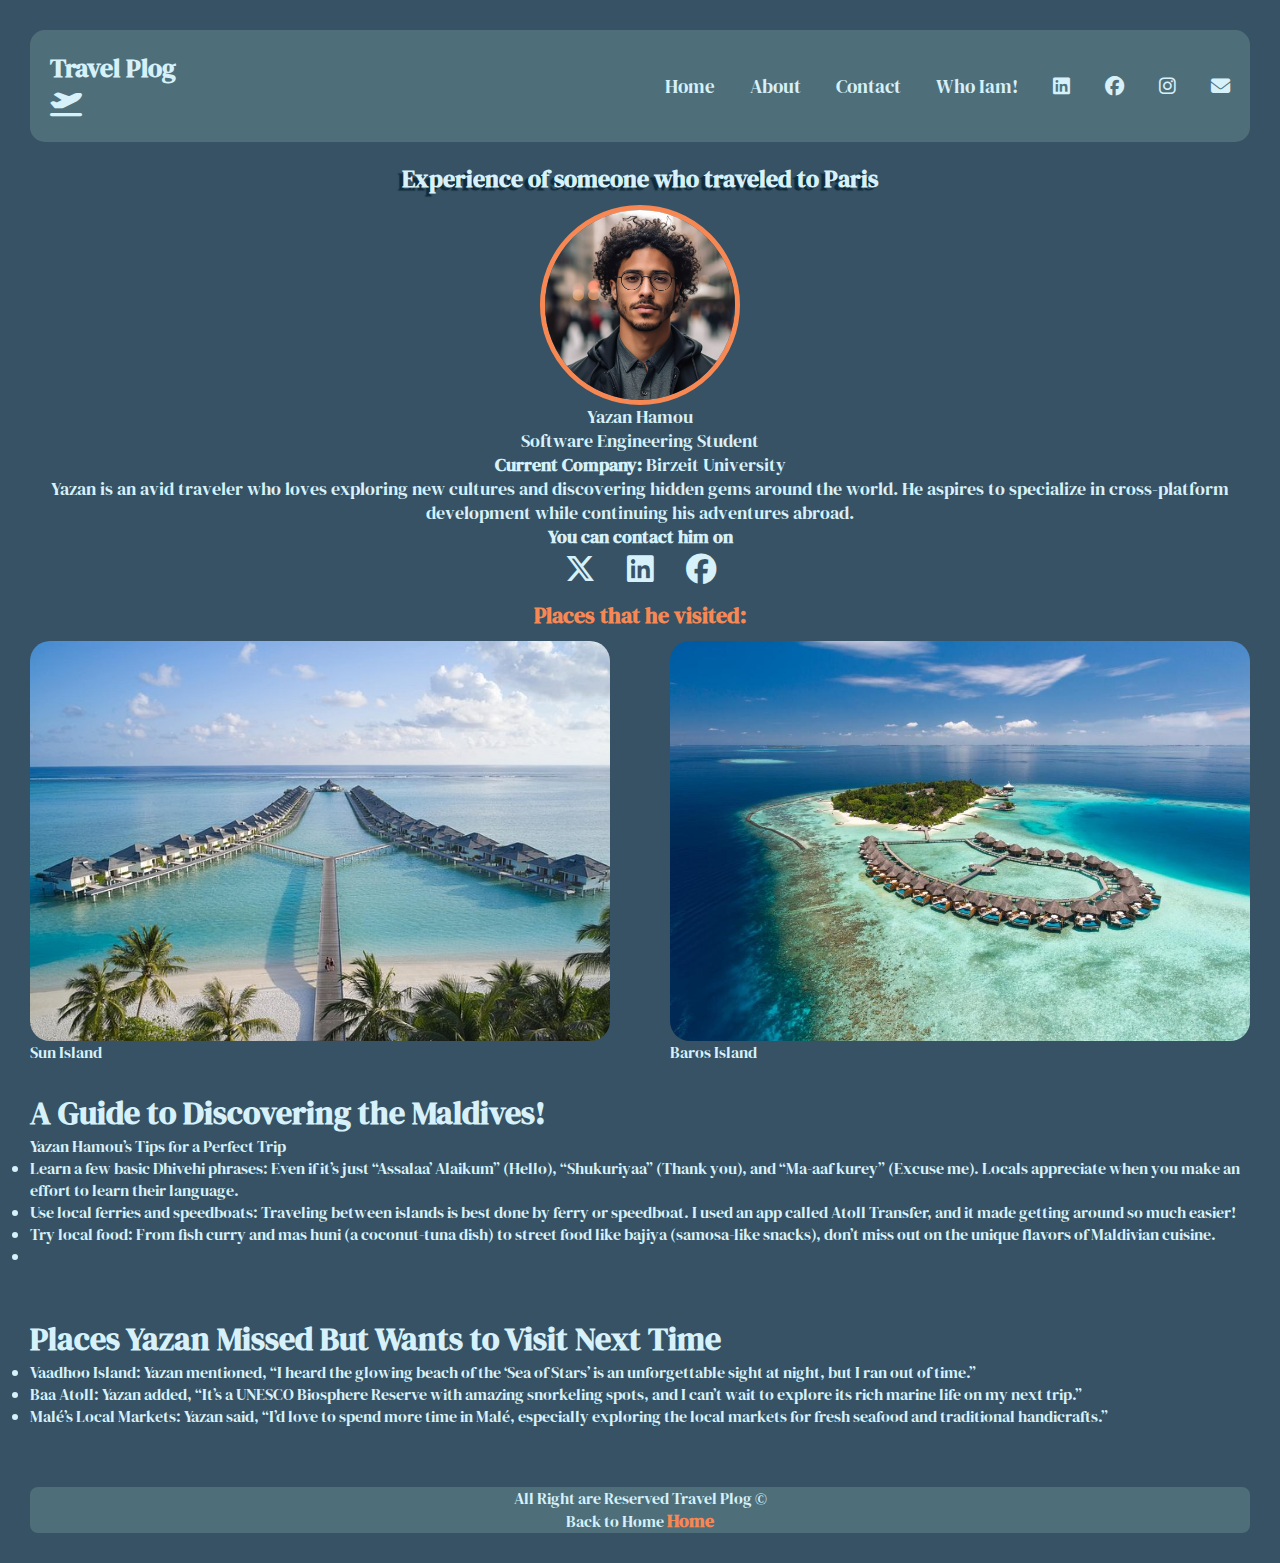
<file: assest/html/post6.html>
<!DOCTYPE html>
<html lang="en">
  <head>
    <meta charset="UTF-8" />
    <meta name="viewport" content="width=device-width, initial-scale=1.0" />
    <title>Post6</title>
    <link rel="shortcut icon" href="../imgs/Favicon.png" type="image/x-icon" />
    <link rel="preconnect" href="https://fonts.googleapis.com" />
    <link rel="preconnect" href="https://fonts.gstatic.com" crossorigin />
    <link
      href="https://fonts.googleapis.com/css2?family=DM+Serif+Display:ital@0;1&family=Judson:ital,wght@0,400;0,700;1,400&family=Love+Ya+Like+A+Sister&family=Noto+Serif+Display:ital,wght@0,100..900;1,100..900&family=PT+Serif:ital,wght@0,400;0,700;1,400;1,700&family=Palanquin+Dark:wght@400;500;600;700&family=Playfair+Display:ital,wght@0,400..900;1,400..900&family=Staatliches&display=swap"
      rel="stylesheet"
    />
    <link rel="stylesheet" href="../css/post6.css" />
    <link
      rel="stylesheet"
      href="https://cdnjs.cloudflare.com/ajax/libs/font-awesome/6.6.0/css/all.min.css"
    />
  </head>
  <body>
    <header>
      <nav>
        <h1 id="hm">
          Travel Plog &nbsp; <i class="fa-solid fa-plane-departure"></i>
        </h1>
        <ul class="main-nav">
          <li><a href="./index.html">Home</a></li>
          <li><a href="./About.html">About</a></li>
          <li><a href="./contact.html">Contact</a></li>
          <li><a href="./me.html">Who Iam!</a></li>
          <li>
            <a
              href="https://www.linkedin.com/in/mariam-ayaydah/"
              target="_blank"
              ><i class="fa-brands fa-linkedin"></i
            ></a>
          </li>
          <li>
            <a href="https://www.facebook.com/mariam.ayaydah.3/" target="_blank"
              ><i class="fa-brands fa-facebook"></i
            ></a>
          </li>
          <li>
            <a href="https://www.instagram.com/mariam_ayaydah/" target="_blank"
              ><i class="fa-brands fa-instagram"></i
            ></a>
          </li>
          <li>
            <a href="mailto:ayaydahmariam@gmail.com"
              ><i class="fa-solid fa-envelope"></i
            ></a>
          </li>
        </ul>
      </nav>
    </header>
    <main>
      <h2 class="main-h2">Experience of someone who traveled to Paris</h2>
      <img src="../imgs/person6.webp" alt="person" />
      <ul class="person-info">
        <li>Yazan Hamou</li>
        <li>Software Engineering Student</li>
        <li><b>Current Company:</b> Birzeit University</li>
        <li>
          Yazan is an avid traveler who loves exploring new cultures and
          discovering hidden gems around the world. He aspires to specialize in
          cross-platform development while continuing his adventures abroad.
        </li>
        <li><b> You can contact him on</b></li>
        <li id="spec">
          <a href="https://www.twitter.com/">
            <i class="fa-brands fa-x-twitter"></i
          ></a>
          <a href="https://www.linkedin.com/">
            <i class="fa-brands fa-linkedin"></i
          ></a>
          <a href="https://www.facebook.com/"
            ><i class="fa-brands fa-facebook"></i
          ></a>
        </li>
      </ul>
      <h3 class="main-text-header">Places that he visited:</h3>
      <div class="main-text">
        <figure>
          <div class="left"></div>
          <figcaption>Sun Island</figcaption>
        </figure>
        <figure>
          <div class="right"></div>
          <figcaption>Baros Island</figcaption>
        </figure>
      </div>
      <div class="secondary-text">
        <h4>A Guide to Discovering the Maldives!</h4>
        <p>Yazan Hamou’s Tips for a Perfect Trip</p>
        <ul>
          <li>
            Learn a few basic Dhivehi phrases: Even if it’s just “Assalaa’
            Alaikum” (Hello), “Shukuriyaa” (Thank you), and “Ma-aaf kurey”
            (Excuse me). Locals appreciate when you make an effort to learn
            their language.
          </li>
          <li>
            Use local ferries and speedboats: Traveling between islands is best
            done by ferry or speedboat. I used an app called Atoll Transfer, and
            it made getting around so much easier!
          </li>
          <li>
            Try local food: From fish curry and mas huni (a coconut-tuna dish)
            to street food like bajiya (samosa-like snacks), don’t miss out on
            the unique flavors of Maldivian cuisine.
          </li>
          <li>
            <Snorkel and dive as much as possible: The Maldives is all about
            underwater beauty! You’ll discover vibrant coral reefs, exotic
            marine life, and crystal-clear lagoons that are nothing short of
            breathtaking.
          </li>
        </ul>
        <h4>Places Yazan Missed But Wants to Visit Next Time</h4>
        <ul>
          <li>
            Vaadhoo Island: Yazan mentioned, “I heard the glowing beach of the
            ‘Sea of Stars’ is an unforgettable sight at night, but I ran out of
            time.”
          </li>
          <li>
            Baa Atoll: Yazan added, “It’s a UNESCO Biosphere Reserve with
            amazing snorkeling spots, and I can’t wait to explore its rich
            marine life on my next trip.”
          </li>
          <li>
            Malé’s Local Markets: Yazan said, “I’d love to spend more time in
            Malé, especially exploring the local markets for fresh seafood and
            traditional handicrafts.”
          </li>
        </ul>
      </div>
    </main>
    <footer>
      <div class="foot">
        <p>All Right are Reserved Travel Plog &copy;</p>
        <p>Back to Home <a href="./index.html">Home</a></p>
      </div>
    </footer>
  </body>
</html>
</file>
<file: assest/css/style.css>
/* import of the other css files in the botoom of this file */
* {
  margin: 0;
  padding: 0;
  box-sizing: border-box;
}
body {
  font-family: "DM Serif Display", serif;
  font-weight: 400;
  background-color: #375264;
  color: #d6f1fa;
  margin: 30px;
}

nav {
  display: flex;
  flex-direction: row;
  align-items: center;
  padding: 20px;
  background-color: #4e6f7a;
  border-radius: 15px;
}

nav h1#hm {
  width: 200px;
  font-size: 1.6rem;
  color: #d6f1fa;
}

nav ul.main-nav {
  list-style-type: none;
  width: 100%;
  display: flex;
  flex-direction: row;
  align-items: center;
  justify-content: flex-end;
  column-gap: 35px;
  font-size: 1.2rem;
}

header ul.main-nav a {
  text-decoration: none;
  color: #d6f1fa;
}

header ul.main-nav li :hover {
  color: #f88853;
}

main {
  grid-area: main;
}

main div.img {
  background-image: url("../imgs/main-pic.webp");
  background-size: cover;
  margin-top: 30px;
  border-radius: 20px;
  width: 100%;
  height: 580px;
}

main h2 {
  text-align: center;
  margin-top: 30px;
  font-size: 2.4rem;
  font-weight: bolder;
  background: #f88853;
  background: linear-gradient(to right, #f88853 0%, #4b697c 100%);
  -webkit-background-clip: text;
  -webkit-text-fill-color: transparent;
}

main h3 {
  text-align: center;
  margin-top: 10px;
  font-size: 1.2rem;
  font-weight: bolder;
}

section.posts {
  display: grid;
  grid-template-columns: repeat(3, 1fr);
  grid-gap: 60px;
  margin-top: 30px;
}

main section div {
  /* border: 1px solid black; */
  height: 300px;
}

div.posts-header h3 {
  margin-top: 20px;
  text-align: center;
  font-size: 1.6rem;
  text-shadow: -4px 3px 1px rgba(206, 89, 55, 0.63);
}

div.posts-header h3 span {
  color: #f88853;
  text-shadow: -4px 3px 1px rgba(206, 89, 55, 0.63);
}

div.post1 {
  background-image: url("../imgs/Travel-to-Paris.jpg");
  background-size: cover;
  display: flex;
  flex-direction: row;
  justify-content: center;
  align-items: flex-end;
  border-radius: 20px;
}

div.post2 {
  background-image: url("../imgs/jerusalem.jpg");
  background-size: cover;
  display: flex;
  flex-direction: row;
  justify-content: center;
  align-items: flex-end;
  border-radius: 20px;
}

div.post3 {
  background-image: url("../imgs/Gaza.jpg");
  background-size: cover;
  display: flex;
  flex-direction: row;
  justify-content: center;
  align-items: flex-end;
  border-radius: 20px;
}

div.post4 {
  background-image: url("../imgs/amstrdam.jpg");
  background-size: cover;
  display: flex;
  flex-direction: row;
  justify-content: center;
  align-items: flex-end;
  border-radius: 20px;
}

div.post5 {
  background-image: url("../imgs/turkey.webp");
  background-size: cover;
  display: flex;
  flex-direction: row;
  justify-content: center;
  align-items: flex-end;
  border-radius: 20px;
}

div.post6 {
  background-image: url("../imgs/almaldif.jpg");
  background-size: cover;
  display: flex;
  flex-direction: row;
  justify-content: center;
  align-items: flex-end;
  border-radius: 20px;
}

div.post p {
  text-align: center;
  background-color: #4e6f7a;
  width: 80%;
  height: 16%;
  margin-bottom: -15px;
  border-radius: 12px;
}

div.post p a {
  text-decoration: none;
  cursor: pointer;
  background-color: #d6f1fa;
  color: #4e6f7a;
  font-weight: bolder;
  border: none;
  height: 30px;
  padding: 2px;
  border-radius: 7px;
}

div.post p a:hover {
  background-color: #f88853;
  color: #d6f1fa;
}

section.fav-posts {
  display: grid;
  grid-template-columns: repeat(2, 1fr);
  grid-gap: 160px;
  margin-top: 40px;
}

section.fav-posts div.fav-p1 {
  height: 390px;
  background-image: url("../imgs/london.jpg");
  background-size: cover;
  background-repeat: no-repeat;
}
section.fav-posts figcaption {
  margin-top: 21px;
}

section.fav-posts div.fav-p2 {
  height: 390px;
  background-image: url("../imgs/Gza2.jpg");
  background-size: cover;
  background-repeat: no-repeat;
}

section.fav-posts div.post-v {
  display: flex;
  flex-direction: row;
  justify-content: center;
  align-items: flex-end;
  border-radius: 20px;
}

section.fav-posts div.post-v p {
  background-color: #f88853;
  border-radius: 8px;
  height: 45px;
  width: 190px;
  text-align: center;
  font-size: 1.4rem;
  margin-bottom: -20px;
}

div.posts-header h4 {
  margin-top: 60px;
  text-align: center;
  font-size: 1.6rem;
  text-shadow: -4px 3px 1px rgba(206, 89, 55, 0.63);
}

div.foot {
  margin-top: 60px;
  background-color: #4e6f7a;
  color: #d6f1fa;
  text-align: center;
  border-radius: 8px;
}

div.foot p a {
  text-decoration: none;
  color: #f88853;
  font-size: 1.1rem;
  font-weight: bolder;
}

div.foot p a:hover {
  color: #000000;
}

/* responsive design for mobiles */
@media (max-width: 500px) {
  nav {
    flex-direction: column;
    padding: 10px;
  }

  nav h1#hm {
    font-size: 1.2rem;
    text-align: center;
    margin-bottom: 10px;
  }

  nav ul.main-nav {
    flex-direction: column;
    align-items: center;
    row-gap: 15px;
    font-size: 1rem;
  }

  nav ul.main-nav li {
    margin: 5px 0;
  }

  main div.img {
    height: 200px;
    margin-top: 20px;
    margin-bottom: 20px;
  }

  main h2 {
    font-size: 1.8rem;
  }

  main h3 {
    font-size: 1rem;
  }

  section.posts {
    grid-template-columns: 1fr;
    grid-gap: 20px;
    padding: 0 10px;
  }

  .post1,
  .post2,
  .post3,
  .post4,
  .post5,
  .post6 {
    height: 200px;
    margin-bottom: 45px;
  }

  .post p {
    font-size: 0.6rem;
    width: 90%;
    height: 450px;
    margin-bottom: 10px;
  }

  section.fav-posts {
    grid-template-columns: 1fr;
    grid-gap: 20px;
  }

  section.fav-posts div.fav-p1,
  section.fav-posts div.fav-p2 {
    height: 250px;
    margin-bottom: 20px;
  }

  div.foot {
    font-size: 0.8rem;
    padding: 15px;
  }

  div.foot p {
    margin-bottom: 5px;
  }

  div.foot p a {
    font-size: 0.8rem;
  }
}
/* responsive design for tablets */
@media (min-width: 501px) and (max-width: 1200px) {
  /* Nav */
  nav {
    flex-direction: row;
    padding: 15px;
  }

  nav h1#hm {
    font-size: 1.5rem;
    text-align: left;
  }

  nav ul.main-nav {
    font-size: 1.1rem;
    column-gap: 25px;
  }

  nav ul.main-nav li {
    margin: 0 10px;
  }

  /* Main */
  main h2 {
    font-size: 2rem;
  }

  main h3 {
    font-size: 1.1rem;
  }

  /* Posts */
  section.posts {
    grid-template-columns: repeat(2, 1fr);
    grid-gap: 30px;
  }

  .post1,
  .post2,
  .post3,
  .post4,
  .post5,
  .post6 {
    height: 250px;
    margin-bottom: 20px;
  }

  div.post p {
    font-size: 0.79rem;
    width: 80%;
    height: 60px;
  }

  div.post p a {
    font-size: 1.1rem;
  }

  /* Favourite posts */
  section.fav-posts {
    grid-template-columns: repeat(2, 1fr);
    grid-gap: 50px;
  }

  section.fav-posts div.fav-p1,
  section.fav-posts div.fav-p2 {
    height: 300px;
  }

  section.fav-posts div.post-v p {
    font-size: 1.3rem;
  }

  /* Footer */
  div.foot {
    font-size: 1rem;
    padding: 20px;
  }

  div.foot p {
    margin-bottom: 10px;
  }

  div.foot p a {
    font-size: 1rem;
  }
}

@import url("../css/me.css");
@import url("./about.css");
@import url("./contact.css");
@import url("./post1.css");
@import url("./post2.css");
@import url("./post3.css");
@import url("./post4.css");
@import url("./post5.css");
@import url("./post6.css");
</file>
<file: assest/css/about.css>
* {
  margin: 0;
  padding: 0;
  box-sizing: border-box;
}

body {
  font-family: "DM Serif Display", serif;
  font-weight: 400;
  background-color: #375264;
  color: #d6f1fa;
  margin: 30px;
}

nav {
  display: flex;
  flex-direction: row;
  align-items: center;
  padding: 20px;
  background-color: #4e6f7a;
  border-radius: 15px;
}

nav h1 {
  width: 200px;
  font-size: 1.6rem;
  color: #d6f1fa;
}

nav ul.main-nav {
  list-style-type: none;
  width: 100%;
  display: flex;
  flex-direction: row;
  align-items: center;
  justify-content: flex-end;
  column-gap: 35px;
  font-size: 1.2rem;
}

header ul.main-nav a {
  text-decoration: none;
  color: #d6f1fa;
}

header ul.main-nav li :hover {
  color: #f88853;
}

main h2 {
  font-size: 1.6em;
  margin-top: 30px;
  text-align: center;
  text-shadow: -4px 3px 1px #112b3a;
}

main p {
  font-size: 1.2rem;
  text-align: center;
}

main ul {
  text-align: center;
  list-style-type: none;
}

p.l {
  margin-top: 40px;
  text-shadow: -4px 3px 1px #112b3a;
}

div.foot {
  margin-top: 60px;
  background-color: #4e6f7a;
  color: #d6f1fa;
  text-align: center;
  border-radius: 8px;
}

div.foot p a {
  text-decoration: none;
  color: #f88853;
  font-size: 1.1rem;
  font-weight: bolder;
}

div.foot p a:hover {
  color: #000000;
}

/* Media Query for Mobile Devices with max-width: 500px */
@media (max-width: 500px) {
  body {
    margin: 10px; /* Reduce the margin */
  }

  nav {
    flex-direction: column;
    padding: 10px;
  }

  nav h1#hm {
    font-size: 1.2rem;
    text-align: center;
    margin-bottom: 10px;
  }

  nav ul.main-nav {
    flex-direction: column;
    align-items: center;
    row-gap: 15px;
    font-size: 1rem;
  }

  nav ul.main-nav li {
    margin: 5px 0;
  }
  /* Main Heading */
  main h2 {
    font-size: 1.4em;
    margin-top: 20px;
    text-align: center;
  }

  /* Paragraph */
  main p {
    font-size: 1rem;
    text-align: justify; /* Justify text for better flow */
  }

  main ul {
    padding-left: 20px; /* Add some padding to the list items */
  }

  main ul li {
    font-size: 1rem;
    margin-bottom: 10px; /* Add spacing between items */
  }

  p.l {
    margin-top: 20px;
    font-size: 1rem;
  }

  div.foot {
    margin-top: 30px;
    padding: 10px;
    font-size: 1rem;
  }

  div.foot p {
    margin-bottom: 10px;
  }

  div.foot p a {
    font-size: 1rem;
  }
}
</file>
<file: assest/css/contact.css>
* {
  margin: 0;
  padding: 0;
  box-sizing: border-box;
}
body {
  font-family: "DM Serif Display", serif;
  font-weight: 400;
  background-color: #375264;
  color: #d6f1fa;
  margin: 30px;
}

nav {
  display: flex;
  flex-direction: row;
  align-items: center;
  padding: 20px;
  background-color: #4e6f7a;
  border-radius: 15px;
}

nav h1 {
  width: 250px;
  font-size: 1.6rem;
  color: #d6f1fa;
}

nav ul.main-nav {
  list-style-type: none;
  width: 100%;
  display: flex;
  flex-direction: row;
  align-items: center;
  justify-content: flex-end;
  column-gap: 35px;
  font-size: 1.2rem;
}

header ul.main-nav a {
  text-decoration: none;
  color: #d6f1fa;
}

header ul.main-nav li :hover {
  color: #f88853;
}

main h3#con {
  font-size: 2rem;
  text-align: center;
  margin-top: 50px;
}

form.col-form {
  display: flex;
  flex-direction: column;
  justify-content: center;
  align-items: center;
  margin-top: 20px;
  row-gap: 20px;
}
form.col-form input {
  width: 500px;
  height: 50px;
  padding: 10px;
}

form.col-form textarea {
  width: 500px;
  height: 90px;
  padding: 10px;
}

form.col-form input#submit {
  font-size: 1.1rem;
  font-weight: bolder;
  background-color: #d6f1fa;
  color: #375264;
  border: none;
}

form.col-form input#submit:hover {
  background-color: #f88853;
  color: #d6f1fa;
}

div.foot {
  margin-top: 60px;
  background-color: #4e6f7a;
  color: #d6f1fa;
  text-align: center;
  border-radius: 8px;
}

div.foot p a {
  text-decoration: none;
  color: #f88853;
  font-size: 1.1rem;
  font-weight: bolder;
}

div.foot p a:hover {
  color: #000000;
}

/* Media Query for Mobile Devices with max-width: 400px */
@media (max-width: 500px) {
  body {
    margin: 10px; /* Reduce the margin */
  }

  nav {
    flex-direction: column;
    padding: 10px;
  }

  nav h1#hm {
    font-size: 1.2rem;
    text-align: center;
    margin-bottom: 10px;
  }

  nav ul.main-nav {
    flex-direction: column;
    align-items: center;
    row-gap: 15px;
    font-size: 1rem;
  }

  nav ul.main-nav li {
    margin: 5px 0;
  }

  /* Contact Form Header */
  main h3#con {
    font-size: 1.5rem;
    margin-top: 30px;
  }

  /* Contact Form */
  form.col-form {
    width: 100%;
    margin-top: 20px;
    padding: 0 10px;
  }

  form.col-form input,
  form.col-form textarea {
    width: 100%;
    max-width: 300px;
    height: 45px;
    padding: 8px;
  }

  form.col-form textarea {
    height: 80px;
  }

  form.col-form input#submit {
    font-size: 1rem;
    font-weight: bolder;
    background-color: #d6f1fa;
    color: #375264;
    border: none;
  }

  form.col-form input#submit:hover {
    background-color: #f88853;
    color: #d6f1fa;
  }

  /* Footer */
  div.foot {
    margin-top: 40px;
    padding: 10px;
    font-size: 1rem;
  }

  div.foot p {
    margin-bottom: 10px;
  }

  div.foot p a {
    font-size: 1rem;
  }
}
</file>
<file: assest/css/me.css>
* {
  margin: 0;
  padding: 0;
  box-sizing: border-box;
}
body {
  font-family: "DM Serif Display", serif;
  font-weight: 400;
  background-color: #375264;
  color: #d6f1fa;
  margin: 30px;
}

nav {
  display: flex;
  flex-direction: row;
  align-items: center;
  padding: 20px;
  background-color: #4e6f7a;
  border-radius: 15px;
}

nav h1 {
  width: 200px;
  font-size: 1.6rem;
  color: #d6f1fa;
}

nav ul.main-nav {
  list-style-type: none;
  width: 100%;
  display: flex;
  flex-direction: row;
  align-items: center;
  justify-content: flex-end;
  column-gap: 35px;
  font-size: 1.2rem;
}

header ul.main-nav a {
  text-decoration: none;
  color: #d6f1fa;
}

header ul.main-nav li :hover {
  color: #f88853;
}

#main-head {
  text-align: center;
  margin-top: 30px;
  text-shadow: -4px 3px 1px #112b3a;
}

div.picture {
  display: flex;
  justify-content: center;
  align-items: center;
}

img.me {
  border-radius: 50%;
  height: 280px;
  margin-top: 30px;
}

div.main-txt p {
  text-align: center;
  font-size: 1.2rem;
  margin-top: 20px;
}

div.main-txt p#specific {
  text-shadow: -4px 3px 1px rgba(206, 89, 55, 0.63);
  font-size: 1.4rem;
}

ul.nn {
  display: flex;
  justify-content: space-around;
  list-style-type: none;
  margin-top: 30px;
}

ul.nn li a {
  text-decoration: none;
  color: #d6f1fa;
  font-size: 3rem;
}

ul.nn li a:hover {
  color: #f88853;
}

div.foot {
  margin-top: 60px;
  background-color: #4e6f7a;
  color: #d6f1fa;
  text-align: center;
  border-radius: 8px;
}

div.foot p a {
  text-decoration: none;
  color: #f88853;
  font-size: 1.1rem;
  font-weight: bolder;
}

div.foot p a:hover {
  color: #000000;
}

/* Media Query for Mobile Devices with max-width: 500px */
@media (max-width: 500px) {
  body {
    margin: 15px; /* Reduced margin for small screens */
  }

  nav {
    flex-direction: column;
    padding: 10px;
  }

  nav h1#hm {
    font-size: 1.2rem;
    text-align: center;
    margin-bottom: 10px;
  }

  nav ul.main-nav {
    flex-direction: column;
    align-items: center;
    row-gap: 15px;
    font-size: 1rem;
  }

  nav ul.main-nav li {
    margin: 5px 0;
  }
  /* Main Header */
  #main-head {
    font-size: 1.8rem;
    margin-top: 20px;
  }

  /* Picture */
  div.picture {
    display: flex;
    justify-content: center;
    align-items: center;
  }

  img.me {
    height: 230px; /* Reduced the image size */
    margin-top: 20px;
  }

  /* Text Section */
  div.main-txt p {
    font-size: 1rem; /* Reduced font size */
    margin-top: 15px;
  }

  div.main-txt p#specific {
    font-size: 1.2rem;
    text-shadow: -3px 2px 1px rgba(206, 89, 55, 0.63);
  }

  /* Social Links */
  ul.nn {
    display: flex;
    justify-content: center;
    list-style-type: none;
    margin-top: 20px;
    flex-wrap: wrap;
  }

  ul.nn li {
    margin: 5px;
  }

  ul.nn li a {
    font-size: 2.5rem; /* Reduced icon size */
  }

  /* Footer */
  div.foot {
    margin-top: 40px;
    padding: 10px;
    font-size: 1rem;
  }

  div.foot p {
    margin-bottom: 10px;
  }

  div.foot p a {
    font-size: 1rem;
  }
}
</file>
<file: assest/css/post2.css>
* {
  margin: 0;
  padding: 0;
  box-sizing: border-box;
}
body {
  font-family: "DM Serif Display", serif;
  font-weight: 400;
  background-color: #375264;
  color: #d6f1fa;
  margin: 30px;
}

nav {
  display: flex;
  flex-direction: row;
  align-items: center;
  padding: 20px;
  background-color: #4e6f7a;
  border-radius: 15px;
}

nav h1#hm {
  width: 200px;
  font-size: 1.6rem;
  color: #d6f1fa;
}

nav ul.main-nav {
  list-style-type: none;
  width: 100%;
  display: flex;
  flex-direction: row;
  align-items: center;
  justify-content: flex-end;
  column-gap: 35px;
  font-size: 1.2rem;
}

header ul.main-nav a {
  text-decoration: none;
  color: #d6f1fa;
}

header ul.main-nav li :hover {
  color: #f88853;
}

main {
  display: flex;
  flex-direction: column;
  justify-content: center;
  align-items: center;
}

h2.main-h2 {
  text-align: center;
  margin-top: 20px;
  text-shadow: -4px 3px 1px #112b3a;
}

main img {
  border-radius: 50%;
  height: 200px;
  width: 200px;
  margin-top: 10px;
  object-fit: cover;
  border: 5px solid #f88853;
}

ul.person-info {
  text-align: center;
  list-style-type: none;
  font-size: 1.1rem;
}

ul.person-info li#spec {
  display: flex;
  column-gap: 2rem;
  justify-content: center;
  font-size: 1.9rem;
}

ul.person-info li#spec a {
  color: #d6f1fa;
  text-decoration: none;
}

ul.person-info li#spec a:hover {
  color: #f88853;
}

h3.main-text-header {
  margin: 10px 5px;
  font-size: 1.4rem;
  color: #f88853;
}

div.main-text {
  display: grid;
  width: 100%;
  grid-template-columns: repeat(2, 1fr);
  grid-gap: 60px;
  height: 400px;
}
div.left {
  background-image: url("../imgs/pl1.jpg");
  height: 400px;
  background-size: cover;
  border-radius: 20px;
}

div.right {
  background-image: url("../imgs/pl2.jpeg");
  height: 400px;
  background-size: cover;
  border-radius: 20px;
}

div.secondary-text h4 {
  margin-top: 50px;
  font-size: 2rem;
}

div.lastly-txt h4 {
  margin-top: 40px;
  font-size: 2rem;
}

div.foot {
  margin-top: 60px;
  background-color: #4e6f7a;
  color: #d6f1fa;
  text-align: center;
  border-radius: 8px;
}

div.foot p a {
  text-decoration: none;
  color: #f88853;
  font-size: 1.1rem;
  font-weight: bolder;
}

div.foot p a:hover {
  color: #000000;
}

@media (max-width: 500px) {
  nav {
    flex-direction: column;
    padding: 10px;
  }

  nav h1#hm {
    font-size: 1.2rem;
    text-align: center;
    margin-bottom: 10px;
  }

  nav ul.main-nav {
    flex-direction: column;
    align-items: center;
    row-gap: 15px;
    font-size: 1rem;
  }

  nav ul.main-nav li {
    margin: 5px 0;
  }

  main {
    margin: 10px;
  }

  h2.main-h2 {
    font-size: 1.5rem;
    margin-top: 15px;
  }

  main img {
    height: 150px;
    width: 150px;
  }

  ul.person-info {
    font-size: 1rem;
  }

  ul.person-info li#spec {
    flex-direction: column;
    font-size: 1.5rem;
    align-items: center;
  }

  div.main-text {
    grid-template-columns: 1fr;
    grid-gap: 30px;
    height: auto;
  }

  div.left,
  div.right {
    height: 200px;
  }

  div.secondary-text h4,
  div.lastly-txt h4 {
    font-size: 1.5rem;
  }

  div.foot {
    font-size: 0.9rem;
    margin-top: 40px;
  }

  div.foot p a {
    font-size: 1rem;
  }
}
</file>
<file: assest/css/post3.css>
* {
  margin: 0;
  padding: 0;
  box-sizing: border-box;
}
body {
  font-family: "DM Serif Display", serif;
  font-weight: 400;
  background-color: #375264;
  color: #d6f1fa;
  margin: 30px;
}

nav {
  display: flex;
  flex-direction: row;
  align-items: center;
  padding: 20px;
  background-color: #4e6f7a;
  border-radius: 15px;
}

nav h1#hm {
  width: 200px;
  font-size: 1.6rem;
  color: #d6f1fa;
}

nav ul.main-nav {
  list-style-type: none;
  width: 100%;
  display: flex;
  flex-direction: row;
  align-items: center;
  justify-content: flex-end;
  column-gap: 35px;
  font-size: 1.2rem;
}

header ul.main-nav a {
  text-decoration: none;
  color: #d6f1fa;
}

header ul.main-nav li :hover {
  color: #f88853;
}

main {
  display: flex;
  flex-direction: column;
  justify-content: center;
  align-items: center;
}

h2.main-h2 {
  text-align: center;
  margin-top: 20px;
  text-shadow: -4px 3px 1px #112b3a;
}

main img {
  border-radius: 50%;
  height: 200px;
  width: 200px;
  margin-top: 10px;
  object-fit: cover;
  border: 5px solid #f88853;
}

ul.person-info {
  text-align: center;
  list-style-type: none;
  font-size: 1.1rem;
}

ul.person-info li#spec {
  display: flex;
  column-gap: 2rem;
  justify-content: center;
  font-size: 1.9rem;
}

ul.person-info li#spec a {
  color: #d6f1fa;
  text-decoration: none;
}

ul.person-info li#spec a:hover {
  color: #f88853;
}

h3.main-text-header {
  margin: 10px 5px;
  font-size: 1.4rem;
  color: #f88853;
}

div.main-text {
  display: grid;
  width: 100%;
  grid-template-columns: repeat(2, 1fr);
  grid-gap: 60px;
  height: 400px;
}
div.left {
  background-image: url("../imgs/pl1.jpg");
  height: 400px;
  background-size: cover;
  border-radius: 20px;
}

div.right {
  background-image: url("../imgs/pl2.jpeg");
  height: 400px;
  background-size: cover;
  border-radius: 20px;
}

div.secondary-text h4 {
  margin-top: 50px;
  font-size: 2rem;
}

div.lastly-txt h4 {
  margin-top: 40px;
  font-size: 2rem;
}

div.foot {
  margin-top: 60px;
  background-color: #4e6f7a;
  color: #d6f1fa;
  text-align: center;
  border-radius: 8px;
}

div.foot p a {
  text-decoration: none;
  color: #f88853;
  font-size: 1.1rem;
  font-weight: bolder;
}

div.foot p a:hover {
  color: #000000;
}

@media (max-width: 500px) {
  nav {
    flex-direction: column;
    padding: 10px;
  }

  nav h1#hm {
    font-size: 1.2rem;
    text-align: center;
    margin-bottom: 10px;
  }

  nav ul.main-nav {
    flex-direction: column;
    align-items: center;
    row-gap: 15px;
    font-size: 1rem;
  }

  nav ul.main-nav li {
    margin: 5px 0;
  }

  main {
    margin: 10px;
  }

  h2.main-h2 {
    font-size: 1.5rem;
    margin-top: 15px;
  }

  main img {
    height: 150px;
    width: 150px;
  }

  ul.person-info {
    font-size: 1rem;
  }

  ul.person-info li#spec {
    flex-direction: column;
    font-size: 1.5rem;
    align-items: center;
  }

  div.main-text {
    grid-template-columns: 1fr;
    grid-gap: 30px;
    height: auto;
  }

  div.left,
  div.right {
    height: 200px;
  }

  div.secondary-text h4,
  div.lastly-txt h4 {
    font-size: 1.5rem;
  }

  div.foot {
    font-size: 0.9rem;
    margin-top: 40px;
  }

  div.foot p a {
    font-size: 1rem;
  }
}
</file>
<file: assest/css/post4.css>
* {
  margin: 0;
  padding: 0;
  box-sizing: border-box;
}
body {
  font-family: "DM Serif Display", serif;
  font-weight: 400;
  background-color: #375264;
  color: #d6f1fa;
  margin: 30px;
}

nav {
  display: flex;
  flex-direction: row;
  align-items: center;
  padding: 20px;
  background-color: #4e6f7a;
  border-radius: 15px;
}

nav h1#hm {
  width: 200px;
  font-size: 1.6rem;
  color: #d6f1fa;
}

nav ul.main-nav {
  list-style-type: none;
  width: 100%;
  display: flex;
  flex-direction: row;
  align-items: center;
  justify-content: flex-end;
  column-gap: 35px;
  font-size: 1.2rem;
}

header ul.main-nav a {
  text-decoration: none;
  color: #d6f1fa;
}

header ul.main-nav li :hover {
  color: #f88853;
}

main {
  display: flex;
  flex-direction: column;
  justify-content: center;
  align-items: center;
}

h2.main-h2 {
  text-align: center;
  margin-top: 20px;
  text-shadow: -4px 3px 1px #112b3a;
}

main img {
  border-radius: 50%;
  height: 200px;
  width: 200px;
  margin-top: 10px;
  object-fit: cover;
  border: 5px solid #f88853;
}

ul.person-info {
  text-align: center;
  list-style-type: none;
  font-size: 1.1rem;
}

ul.person-info li#spec {
  display: flex;
  column-gap: 2rem;
  justify-content: center;
  font-size: 1.9rem;
}

ul.person-info li#spec a {
  color: #d6f1fa;
  text-decoration: none;
}

ul.person-info li#spec a:hover {
  color: #f88853;
}

h3.main-text-header {
  margin: 10px 5px;
  font-size: 1.4rem;
  color: #f88853;
}

div.main-text {
  display: grid;
  width: 100%;
  grid-template-columns: repeat(2, 1fr);
  grid-gap: 60px;
  height: 400px;
}
div.left {
  background-image: url("../imgs/van.avif");
  height: 400px;
  background-size: cover;
  border-radius: 20px;
}

div.right {
  background-image: url("../imgs/Vondelpark.jpg");
  height: 400px;
  background-size: cover;
  border-radius: 20px;
}

div.secondary-text h4 {
  margin-top: 50px;
  font-size: 2rem;
}

div.lastly-txt h4 {
  margin-top: 40px;
  font-size: 2rem;
}

div.foot {
  margin-top: 60px;
  background-color: #4e6f7a;
  color: #d6f1fa;
  text-align: center;
  border-radius: 8px;
}

div.foot p a {
  text-decoration: none;
  color: #f88853;
  font-size: 1.1rem;
  font-weight: bolder;
}

div.foot p a:hover {
  color: #000000;
}

@media (max-width: 500px) {
  nav {
    flex-direction: column;
    padding: 10px;
  }

  nav h1#hm {
    font-size: 1.2rem;
    text-align: center;
    margin-bottom: 10px;
  }

  nav ul.main-nav {
    flex-direction: column;
    align-items: center;
    row-gap: 15px;
    font-size: 1rem;
  }

  nav ul.main-nav li {
    margin: 5px 0;
  }

  main {
    margin: 10px;
  }

  h2.main-h2 {
    font-size: 1.5rem;
    margin-top: 15px;
  }

  main img {
    height: 150px;
    width: 150px;
  }

  ul.person-info {
    font-size: 1rem;
  }

  ul.person-info li#spec {
    flex-direction: column;
    font-size: 1.5rem;
    align-items: center;
  }

  div.main-text {
    grid-template-columns: 1fr;
    grid-gap: 30px;
    height: auto;
  }

  div.left,
  div.right {
    height: 200px;
  }

  div.secondary-text h4,
  div.lastly-txt h4 {
    font-size: 1.5rem;
  }

  div.foot {
    font-size: 0.9rem;
    margin-top: 40px;
  }

  div.foot p a {
    font-size: 1rem;
  }
}
</file>
<file: assest/css/post5.css>
* {
  margin: 0;
  padding: 0;
  box-sizing: border-box;
}
body {
  font-family: "DM Serif Display", serif;
  font-weight: 400;
  background-color: #375264;
  color: #d6f1fa;
  margin: 30px;
}

nav {
  display: flex;
  flex-direction: row;
  align-items: center;
  padding: 20px;
  background-color: #4e6f7a;
  border-radius: 15px;
}

nav h1#hm {
  width: 200px;
  font-size: 1.6rem;
  color: #d6f1fa;
}

nav ul.main-nav {
  list-style-type: none;
  width: 100%;
  display: flex;
  flex-direction: row;
  align-items: center;
  justify-content: flex-end;
  column-gap: 35px;
  font-size: 1.2rem;
}

header ul.main-nav a {
  text-decoration: none;
  color: #d6f1fa;
}

header ul.main-nav li :hover {
  color: #f88853;
}

main {
  display: flex;
  flex-direction: column;
  justify-content: center;
  align-items: center;
}

h2.main-h2 {
  text-align: center;
  margin-top: 20px;
  text-shadow: -4px 3px 1px #112b3a;
}

main img {
  border-radius: 50%;
  height: 200px;
  width: 200px;
  margin-top: 10px;
  object-fit: cover;
  border: 5px solid #f88853;
}

ul.person-info {
  text-align: center;
  list-style-type: none;
  font-size: 1.1rem;
}

ul.person-info li#spec {
  display: flex;
  column-gap: 2rem;
  justify-content: center;
  font-size: 1.9rem;
}

ul.person-info li#spec a {
  color: #d6f1fa;
  text-decoration: none;
}

ul.person-info li#spec a:hover {
  color: #f88853;
}

h3.main-text-header {
  margin: 10px 5px;
  font-size: 1.4rem;
  color: #f88853;
}

div.main-text {
  display: grid;
  width: 100%;
  grid-template-columns: repeat(2, 1fr);
  grid-gap: 60px;
  height: 400px;
}
div.left {
  background-image: url("../imgs/istanbul.jpg");
  height: 400px;
  background-size: cover;
  border-radius: 20px;
}

div.right {
  background-image: url("../imgs/antalya.jpg");
  height: 400px;
  background-size: cover;
  border-radius: 20px;
}

div.secondary-text h4 {
  margin-top: 50px;
  font-size: 2rem;
}

div.lastly-txt h4 {
  margin-top: 40px;
  font-size: 2rem;
}

div.foot {
  margin-top: 60px;
  background-color: #4e6f7a;
  color: #d6f1fa;
  text-align: center;
  border-radius: 8px;
}

div.foot p a {
  text-decoration: none;
  color: #f88853;
  font-size: 1.1rem;
  font-weight: bolder;
}

div.foot p a:hover {
  color: #000000;
}

@media (max-width: 500px) {
  nav {
    flex-direction: column;
    padding: 10px;
  }

  nav h1#hm {
    font-size: 1.2rem;
    text-align: center;
    margin-bottom: 10px;
  }

  nav ul.main-nav {
    flex-direction: column;
    align-items: center;
    row-gap: 15px;
    font-size: 1rem;
  }

  nav ul.main-nav li {
    margin: 5px 0;
  }

  main {
    margin: 10px;
  }

  h2.main-h2 {
    font-size: 1.5rem;
    margin-top: 15px;
  }

  main img {
    height: 150px;
    width: 150px;
  }

  ul.person-info {
    font-size: 1rem;
  }

  ul.person-info li#spec {
    flex-direction: column;
    font-size: 1.5rem;
    align-items: center;
  }

  div.main-text {
    grid-template-columns: 1fr;
    grid-gap: 30px;
    height: auto;
  }

  div.left,
  div.right {
    height: 200px;
  }

  div.secondary-text h4,
  div.lastly-txt h4 {
    font-size: 1.5rem;
  }

  div.foot {
    font-size: 0.9rem;
    margin-top: 40px;
  }

  div.foot p a {
    font-size: 1rem;
  }
}
</file>
<file: assest/css/post6.css>
* {
  margin: 0;
  padding: 0;
  box-sizing: border-box;
}
body {
  font-family: "DM Serif Display", serif;
  font-weight: 400;
  background-color: #375264;
  color: #d6f1fa;
  margin: 30px;
}

nav {
  display: flex;
  flex-direction: row;
  align-items: center;
  padding: 20px;
  background-color: #4e6f7a;
  border-radius: 15px;
}

nav h1#hm {
  width: 200px;
  font-size: 1.6rem;
  color: #d6f1fa;
}

nav ul.main-nav {
  list-style-type: none;
  width: 100%;
  display: flex;
  flex-direction: row;
  align-items: center;
  justify-content: flex-end;
  column-gap: 35px;
  font-size: 1.2rem;
}

header ul.main-nav a {
  text-decoration: none;
  color: #d6f1fa;
}

header ul.main-nav li :hover {
  color: #f88853;
}

main {
  display: flex;
  flex-direction: column;
  justify-content: center;
  align-items: center;
}

h2.main-h2 {
  text-align: center;
  margin-top: 20px;
  text-shadow: -4px 3px 1px #112b3a;
}

main img {
  border-radius: 50%;
  height: 200px;
  width: 200px;
  margin-top: 10px;
  object-fit: cover;
  border: 5px solid #f88853;
}

ul.person-info {
  text-align: center;
  list-style-type: none;
  font-size: 1.1rem;
}

ul.person-info li#spec {
  display: flex;
  column-gap: 2rem;
  justify-content: center;
  font-size: 1.9rem;
}

ul.person-info li#spec a {
  color: #d6f1fa;
  text-decoration: none;
}

ul.person-info li#spec a:hover {
  color: #f88853;
}

h3.main-text-header {
  margin: 10px 5px;
  font-size: 1.4rem;
  color: #f88853;
}

div.main-text {
  display: grid;
  width: 100%;
  grid-template-columns: repeat(2, 1fr);
  grid-gap: 60px;
  height: 400px;
}
div.left {
  background-image: url("../imgs/sun.jpg");
  height: 400px;
  background-size: cover;
  border-radius: 20px;
}

div.right {
  background-image: url("../imgs/baros.jpg");
  height: 400px;
  background-size: cover;
  border-radius: 20px;
}

div.secondary-text h4 {
  margin-top: 50px;
  font-size: 2rem;
}

div.lastly-txt h4 {
  margin-top: 40px;
  font-size: 2rem;
}

div.foot {
  margin-top: 60px;
  background-color: #4e6f7a;
  color: #d6f1fa;
  text-align: center;
  border-radius: 8px;
}

div.foot p a {
  text-decoration: none;
  color: #f88853;
  font-size: 1.1rem;
  font-weight: bolder;
}

div.foot p a:hover {
  color: #000000;
}

@media (max-width: 500px) {
  nav {
    flex-direction: column;
    padding: 10px;
  }

  nav h1#hm {
    font-size: 1.2rem;
    text-align: center;
    margin-bottom: 10px;
  }

  nav ul.main-nav {
    flex-direction: column;
    align-items: center;
    row-gap: 15px;
    font-size: 1rem;
  }

  nav ul.main-nav li {
    margin: 5px 0;
  }

  main {
    margin: 10px;
  }

  h2.main-h2 {
    font-size: 1.5rem;
    margin-top: 15px;
  }

  main img {
    height: 150px;
    width: 150px;
  }

  ul.person-info {
    font-size: 1rem;
  }

  ul.person-info li#spec {
    flex-direction: column;
    font-size: 1.5rem;
    align-items: center;
  }

  div.main-text {
    grid-template-columns: 1fr;
    grid-gap: 30px;
    height: auto;
  }

  div.left,
  div.right {
    height: 200px;
  }

  div.secondary-text h4,
  div.lastly-txt h4 {
    font-size: 1.5rem;
  }

  div.foot {
    font-size: 0.9rem;
    margin-top: 40px;
  }

  div.foot p a {
    font-size: 1rem;
  }
}
</file>
